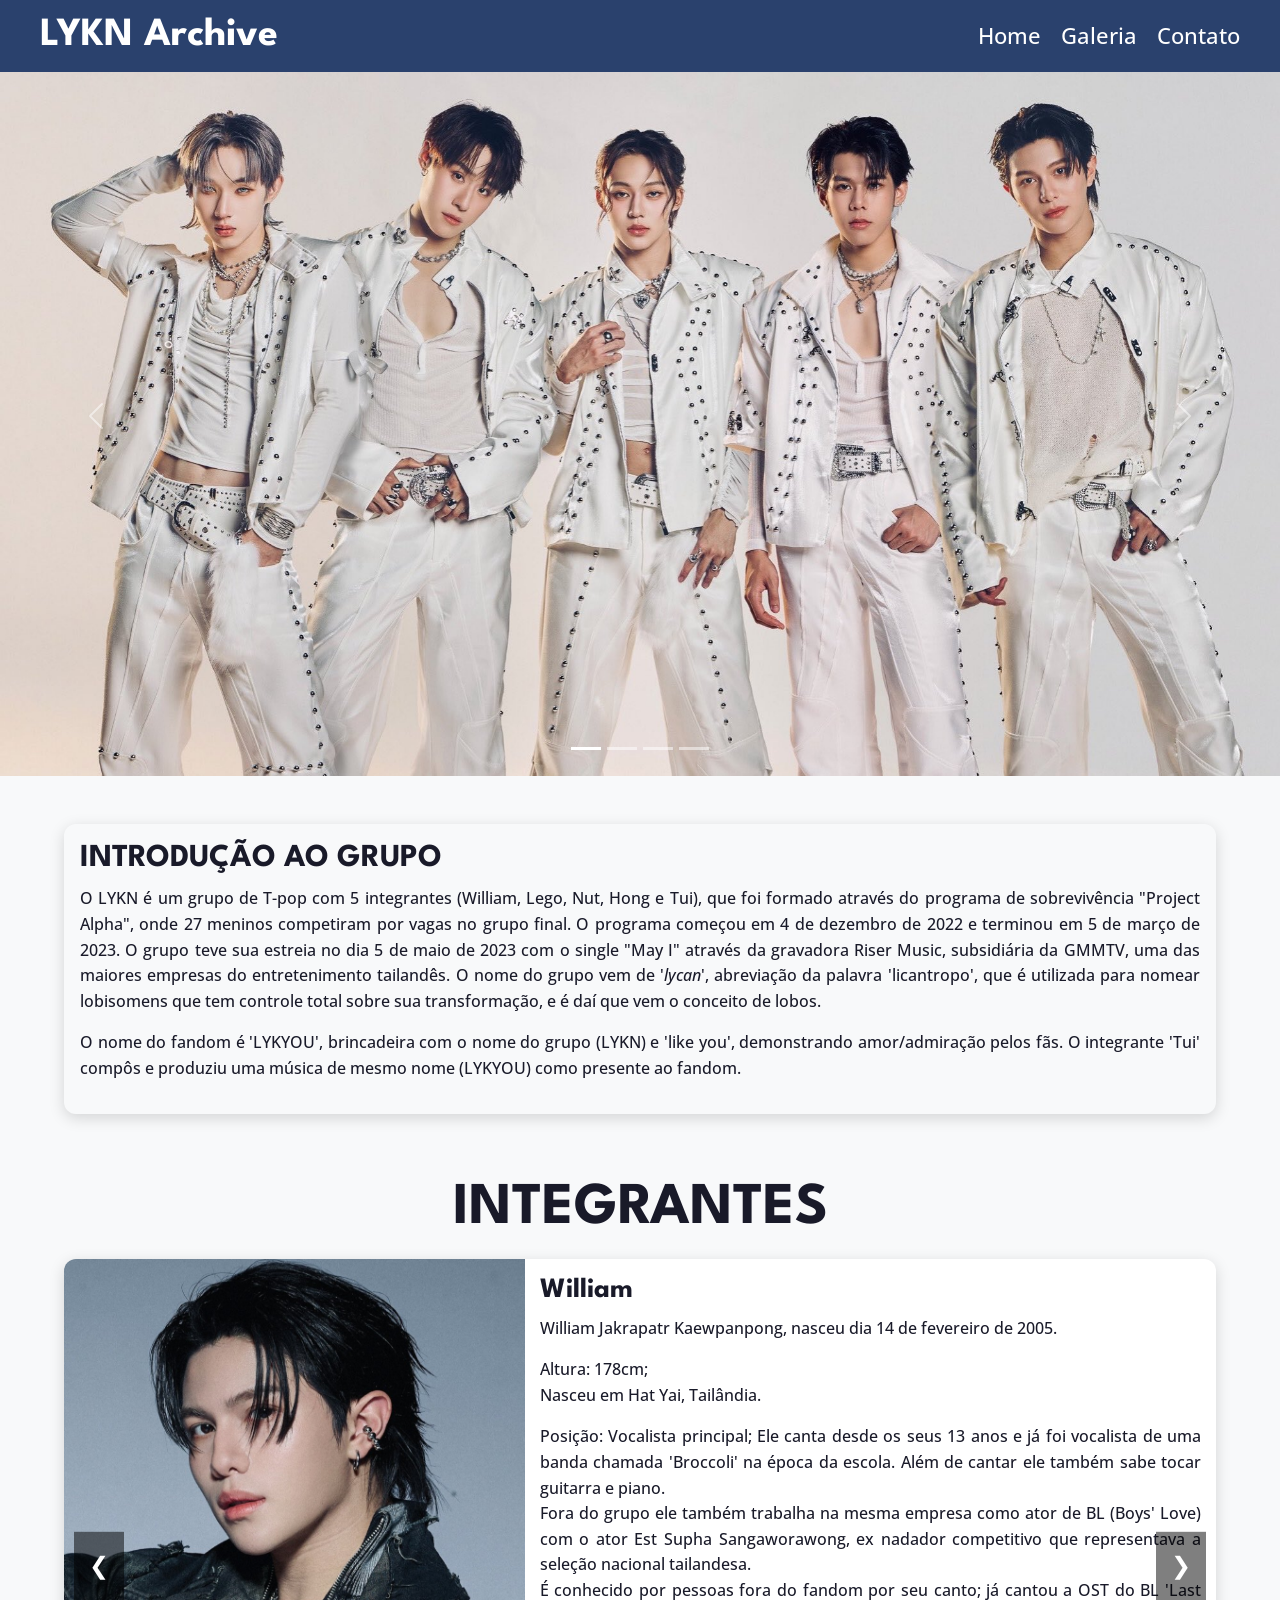
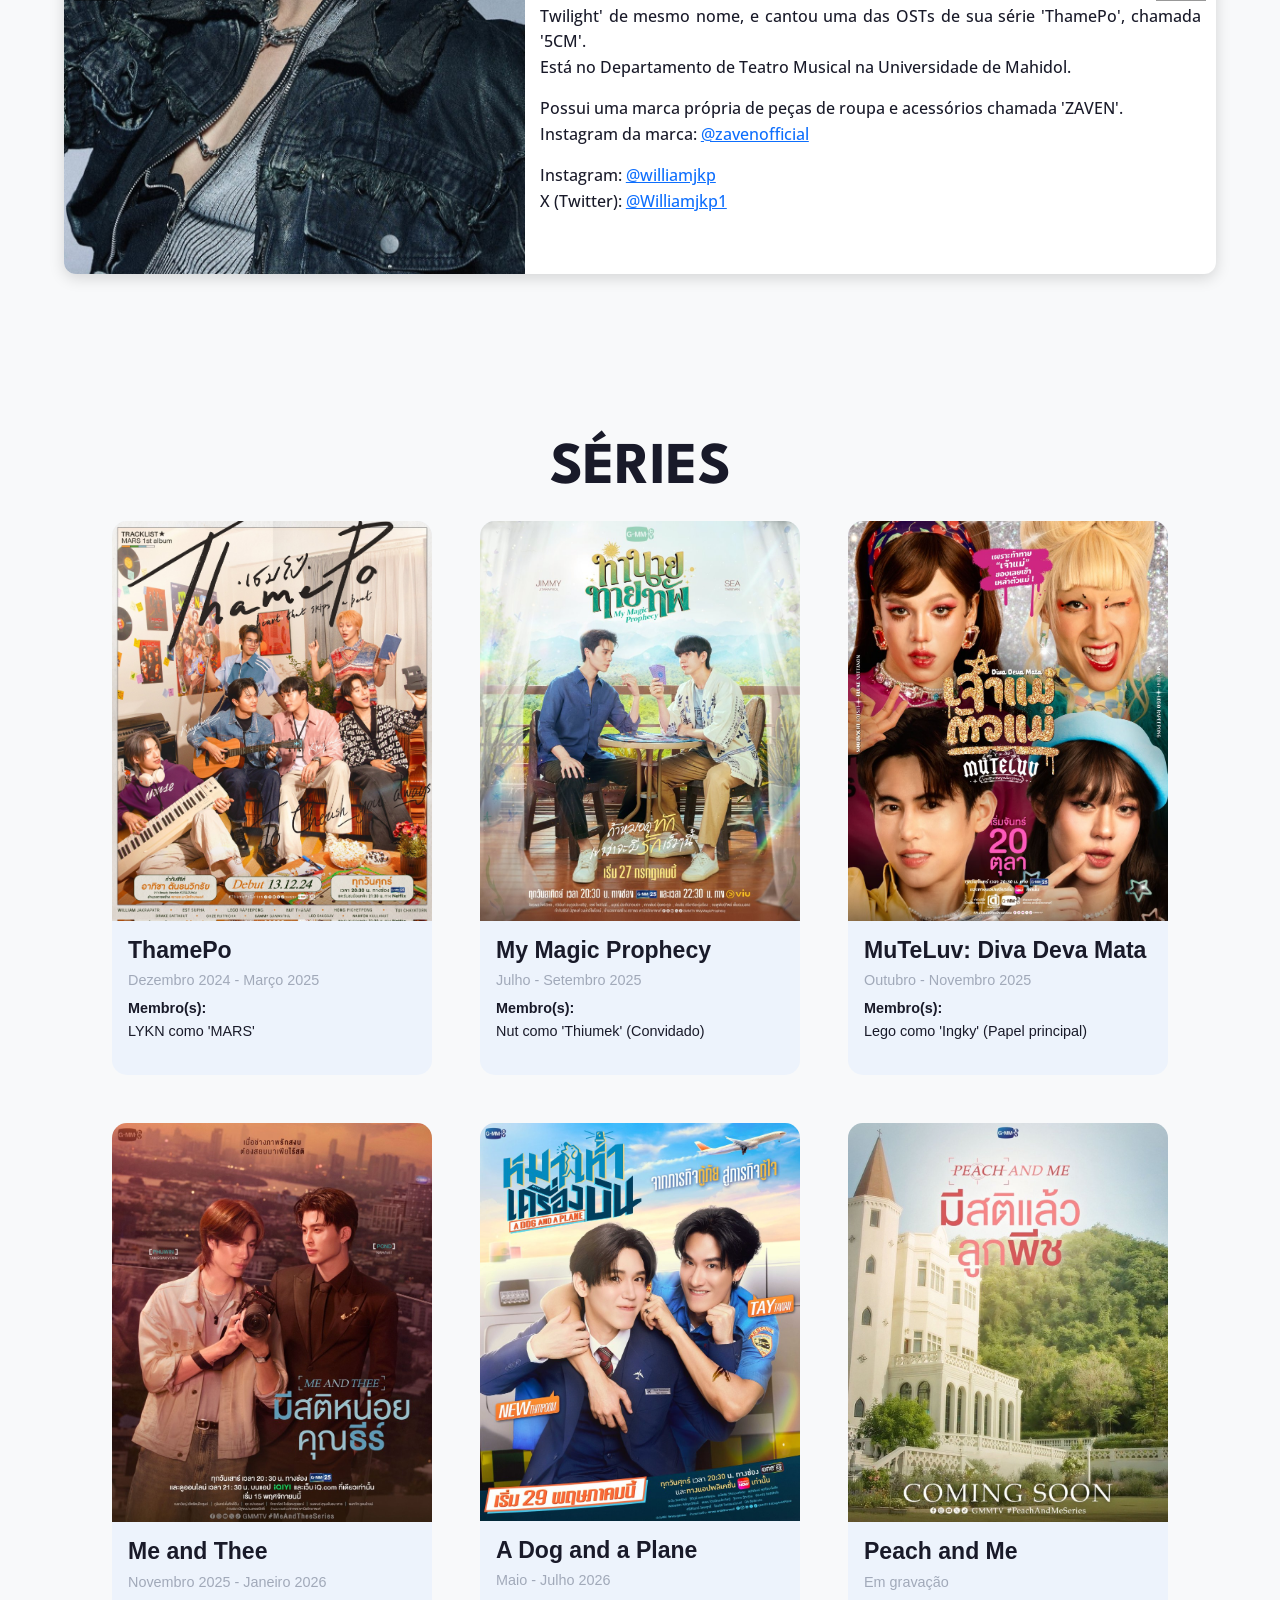
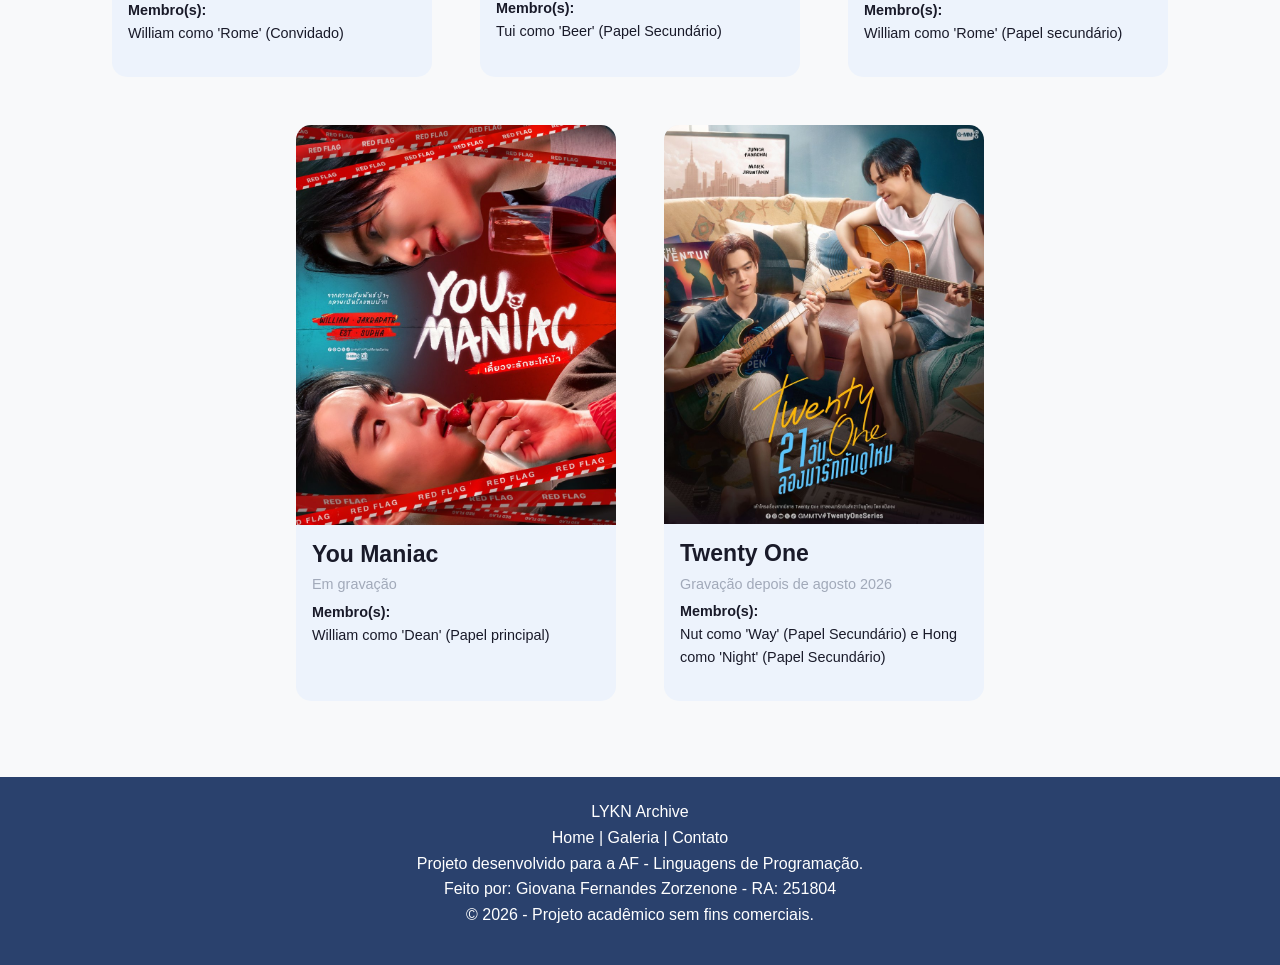
<file: index.html>
<!--
AF - Avaliação Final - Linguagens de Programação
Tema do Projeto: Site sobre o grupo de T-pop LYKN
Aluna: Giovana Fernandes Zorzenone - RA: 251804
Professor: Abimael de Oliveira
Data de entrega: 07/06
-->

<!DOCTYPE html>
<html lang="pt-br">

<head>
    <meta charset="UTF-8">
    <meta name="viewport" content="width=device-width, initial-scale=1.0">
    <title>LYKN Archive</title>
    <link href="https://cdn.jsdelivr.net/npm/bootstrap@5.3.3/dist/css/bootstrap.min.css" rel="stylesheet">
    <link rel="stylesheet" href="./css/style.css">
</head>

<body>
    <header class="menu">
        <h1 class="titulo-menu">LYKN Archive</h1>

        <button class="hamburger" id="hamburger">☰</button>
        <nav id="nav">
            <a href="index.html">Home</a>
            <a href="galeria.html">Galeria</a>
            <a href="contato.html">Contato</a>
        </nav>
    </header>

    <main>
        <!-- Imagem principal da 'Home' -->
        <section class="hero">
            <div id="carouselHome" class="carousel slide" data-bs-ride="carousel">
                <div class="carousel-indicators">
                    <button type="button" data-bs-target="#carouselHome" data-bs-slide-to="0" class="active"></button>
                    <button type="button" data-bs-target="#carouselHome" data-bs-slide-to="1"></button>
                    <button type="button" data-bs-target="#carouselHome" data-bs-slide-to="2"></button>
                    <button type="button" data-bs-target="#carouselHome" data-bs-slide-to="3"></button>
                </div>

                <div class="carousel-inner">
                    <div class="carousel-item active">
                        <img src="./img/banner-claro.jpg" class="d-block w-100" alt="LYKN">
                    </div>

                    <div class="carousel-item">
                        <img src="./img/banner-02.jpg" class="d-block w-100" alt="LYKN" loading="lazy">
                            <div class="carousel-caption d-none d-md-block">
                                <h2>The Guitar Mag Awards 2025</h2>
                                <p>Prêmio "Best Boy Group of The Year"</p>
                            </div>
                    </div>

                    <div class="carousel-item">
                        <img src="./img/banner-03.jpg" class="d-block w-100" alt="LYKN" loading="lazy"> 
                        <div class="carousel-caption d-none d-md-block">
                            <h2>HOWE Awards 2025</h2>
                            <p>Prêmio "Hotttest Artist"</p>
                        </div>
                    </div>

                    <div class="carousel-item">
                        <img src="./img/banner-04.jpg" class="d-block w-100" alt="LYKN" loading="lazy">
                        <div class="carousel-caption d-none d-md-block">
                            <h2>Komchadluek Awards 2026</h2>
                            <p>Prêmio "Best Male T-POP"</p>
                        </div>
                    </div>
                </div>

                <button class="carousel-control-prev" type="button" data-bs-target="#carouselHome" data-bs-slide="prev">
                    <span class="carousel-control-prev-icon"></span>
                </button>

                <button class="carousel-control-next" type="button" data-bs-target="#carouselHome" data-bs-slide="next">
                    <span class="carousel-control-next-icon"></span>
                </button>
            </div>
        </section>


        <!-- Uma breve introdução ao grupo, tema do site -->
        <section class="apresentacao">
            <div>
                <h2>INTRODUÇÃO AO GRUPO</h2>
                <p>
                    O LYKN é um grupo de T-pop com 5 integrantes (William, Lego, Nut, Hong e Tui), que foi formado através 
                    do programa de sobrevivência "Project Alpha", onde 27 meninos competiram por vagas no grupo final. 
                    O programa começou em 4 de dezembro de 2022 e terminou em 5 de março de 2023.
                    O grupo teve sua estreia no dia 5 de maio de 2023 com o single "May I" através da gravadora Riser
                    Music, subsidiária da GMMTV, uma das maiores empresas do entretenimento tailandês.
                    O nome do grupo vem de '<i>lycan</i>', abreviação da palavra 'licantropo', que é utilizada para nomear
                    lobisomens que tem controle total sobre sua transformação, e é daí que vem o conceito de lobos.
                </p>
                <p>
                    O nome do fandom é 'LYKYOU', brincadeira com o nome do grupo (LYKN) e 'like you', demonstrando amor/admiração 
                    pelos fãs. O integrante 'Tui' compôs e produziu uma música de mesmo nome (LYKYOU) como presente ao fandom.
                </p>
            </div>
        </section>

        <!-- Carrossel: Membros do grupo -->
        <section class="caixa-membros">
            <h2>INTEGRANTES</h2>
            <div class="carrossel-membros">

                <div class="slide-ativo">
                    
                    <div class="imagem">
                        <img src="./img/william.jpg" alt="William" loading="lazy">
                    </div>

                    <div class="texto">
                        <h3 id="nome-membros">William</h3>
                        <p>
                            William Jakrapatr Kaewpanpong, nasceu dia 14 de fevereiro de 2005.
                        </p>
                        <p>
                            Altura: 178cm;<br>Nasceu em Hat Yai, Tailândia.
                        </p>
                        <p>
                            Posição: Vocalista principal; Ele canta desde os seus 13 anos e já foi vocalista de uma
                            banda chamada 'Broccoli' na época da escola. Além de cantar ele também sabe tocar guitarra e piano. <br> 
                            Fora do grupo ele também trabalha na mesma empresa como ator de BL (Boys' Love) com o ator 
                            Est Supha Sangaworawong, ex nadador competitivo que representava a seleção nacional tailandesa. <br>
                            É conhecido por pessoas fora do fandom por seu canto; já cantou a OST do BL 'Last Twilight' de mesmo nome,
                            e cantou uma das OSTs de sua série 'ThamePo', chamada '5CM'. <br>
                            Está no Departamento de Teatro Musical na Universidade de Mahidol.
                        </p>
                        <p>
                            Possui uma marca própria de peças de roupa e acessórios chamada 'ZAVEN'. <br>
                            Instagram da marca: <a href="https://www.instagram.com/zavenofficial/">@zavenofficial</a>
                        </p>
                        <p>
                            Instagram: <a href="https://www.instagram.com/williamjkp">@williamjkp</a><br>X (Twitter): <a
                                href="https://x.com/Williamjkp1">@Williamjkp1</a>
                        </p>
                    </div>
                </div>

                <div class="slides">
                    <div class="imagem">
                        <img src="./img/lego.jpg" alt="Lego">
                    </div>

                    <div class="texto">
                        <h3 id="nome-membros">Lego</h3>
                        <p>
                            Lego Rapeepong Supatineekitdecha, nasceu dia 11 de fevereiro de 2006.
                        </p>
                        <p>
                            Altura: 168cm;<br>Nasceu em Nakhon Ratchasima, Tailândia.
                        </p>
                        <p>
                            Posição: Dançarino principal e membro mais novo;
                            Começou a dançar desde os 4 anos e antes de entrar no Project Alpha, aos 16 anos,
                            já participou de diversas competições de dança dentro e fora da Tailândia. <br>
                            Tem uma irmã mais velha chamada Lemon.
                        </p>
                        <p>
                            Recentemente, em fevereiro de 2026, ele passou pela ordenação temporária do budismo, chamado
                            <i>buat phra</i>, cumprindo a
                            promessa que havia feito à sua mãe de ordernar aos 20 anos, perceptível pelo comprimento do
                            seu cabelo atualmente.
                        </p>
                        <p>
                            Instagram: <a href="https://www.instagram.com/le_tsgo_eating/">@le_tsgo_eating</a><br>X
                            (Twitter): <a href="https://x.com/realxlg">@realxlg</a>
                        </p>
                    </div>
                </div>

                <div class="slides">
                    <div class="imagem">
                        <img src="./img/nut.jpg" alt="Nut">
                    </div>

                    <div class="texto">
                        <h3 id="nome-membros">Nut</h3>
                        <p>
                            Nut Thanat Danjesda, nasceu dia 20 de abril de 2003.
                        </p>
                        <p>
                            Altura: 178cm;<br>Nasceu na Tailândia, supõe-se que na cidade de Bangkok.
                        </p>
                        <p>
                            Posição: Dançarino e vocalista; Começou a dançar aos 16 anos,
                            fez parte de um grupo de dança cover chamado '<i>Monkey Kiss</i>' no ensino médio,
                            e começou a cantar com 18 para o Project Alpha. <br>
                            Tem um irmão mais velho chamado New. <br>
                            Se formou recentemente em Nanoengenharia na Universidade de Chulalongkorn.
                        </p>
                        <p>
                            Possui uma marca própria de camisetas chamada 'cays'. <br>
                            Instagram da marca: <a href="https://www.instagram.com/caysroom/">@caysroom</a>
                        </p>
                        <p>
                            Instagram: <a href="https://www.instagram.com/nnutdan/">@nnutdan</a><br>
                            IG secundário: <a href="https://www.instagram.com/beanslifeeee">@beanslifeeee</a><br>
                            X (Twitter): <a href="https://x.com/nnutdan">@nnutdan</a>
                        </p>
                    </div>
                </div>

                <div class="slides">
                    <div class="imagem">
                        <img src="./img/hong.jpg" alt="Hong">
                    </div>

                    <div class="texto">
                        <h3 id="nome-membros">Hong</h3>
                        <p>
                            Hong Pichetpong Chiradatesakunvong, nasceu dia 16 de outubro de 2003.
                        </p>
                        <p>
                            Altura: 178cm;<br>Nasceu na Tailândia, supõe-se que na cidade de Bangkok.
                        </p>
                        <p>
                            Posição: Rapper principal e dançarino; Começou a fazer rap apenas durante o Project Alpha,
                            já que a maioria dos competidores eram vocalistas, e chamou atenção dos jurados e da
                            audiência.
                            Assim como Nut também participou de um grupo de dança cover durante o ensino médio, chamado
                            '<i>TNT</i>'. <br>
                            Tem um irmão mais novo. <br>
                            Atualmente está cursando 'BAScii' (Bacharel em Artes e Ciência em Inovação Integrada) na Universidade de Chulalongkorn.
                        </p>
                        <p>
                            Instagram: <a href="https://www.instagram.com/hongshihoshi/">@hongshihoshi</a><br>
                            IG secundário: <a
                                href="https://www.instagram.com/introduction2youth">@introduction2youth</a><br>
                            X (Twitter): <a href="https://x.com/hongshihoshi03">@hongshihoshi03</a>
                        </p>
                    </div>
                </div>

                <div class="slides">
                    <div class="imagem">
                        <img src="./img/tui.jpg" alt="Tui">
                    </div>

                    <div class="texto">
                        <h3 id="nome-membros">Tui</h3>
                        <p>
                            Tui Chayatorn Trairattanapradit, nasceu dia 24 de março de 2004.
                        </p>
                        <p>
                            Altura: 175cm;<br>Nasceu em Bangkok, Tailândia.
                        </p>
                        <p>
                            Posição: Vocalista, produtor e compositor; Ele canta desde seus 6 anos,
                            e começou a dançar aos 15. Já ajudou a escrever diversas músicas do grupo e
                            possui duas onde compôs e produziu as músicas praticamente inteiras: 'LYKYOU' e 'If Only'.
                            Além disso, também é conhecido por suas habilidades de beatboxing, e sabe tocar bateria. <br>
                            Por ser um dos vocalistas principais do grupo também já cantou OSTs: 'From Now On' para 'Kidnap',
                            e 'Destined', abertura de 'ThamePo'. <br>
                            Atualmente está cursando 'COSCI' (Cinema e Mídias Digitais) na Universidade de Srinakharinwirot.
                        </p>
                        <p>
                            Possui uma marca própria de camisetas e acessórios chamada 'morthings'. <br>
                            Instagram da marca: <a href="https://www.instagram.com/morthingsofficial/">@morthingsofficial</a>
                        </p>
                        <p>
                            Instagram: <a href="https://www.instagram.com/m.tuiiii/">@m.tuiiii</a><br>
                            X (Twitter): <a href="https://x.com/TuiChayatorn">@TuiChayatorn</a>
                        </p>
                    </div>
                </div>
                <button class="anterior">&#10094;</button>
                <button class="proximo">&#10095;</button>
            </div>
        </section>

        <!-- Cards principais - Séries -->
        <section class="destaques">
            <h2>SÉRIES</h2>
            <div class="series-grid">
                <!-- 1 - ThamePo -->
                <div class="serie-card">
                    <a href="https://youtu.be/cSGe16e5iys?si=zsbRGWEH6PM1Ar7b"><img src="./img/thamepo.jpg" alt="ThamePo" loading="lazy"></a>

                    <div class="serie-info">
                        <h3>ThamePo</h3>
                        <p class="data">
                            Dezembro 2024 - Março 2025
                        </p>
                        <p>
                            <strong>Membro(s):</strong><br>
                            LYKN como 'MARS'
                        </p>
                    </div>
                </div>

                <!-- 2 - My Magic Prophecy -->
                <div class="serie-card">
                    <a href="https://youtu.be/vowe0tx6BZg?si=e8LhmQWJy2uj6z-U"><img src="./img/mymagicprophecy.jpg" alt="My Magic Prophecy" loading="lazy"></a>

                    <div class="serie-info">
                        <h3>My Magic Prophecy</h3>
                        <p class="data">
                            Julho - Setembro 2025
                        </p>
                        <p>
                            <strong>Membro(s):</strong><br>
                            Nut como 'Thiumek' (Convidado)
                        </p>
                    </div>
                </div>

                <!-- 3 - Muteluv -->
                <div class="serie-card">
                    <a href="https://youtu.be/3mS52Hp9o9w?si=OePnx_OzpNGdMCU9"><img src="./img/muteluv.jpg" alt="MuTeLuv: Diva Deva Mata" loading="lazy"></a>

                    <div class="serie-info">
                        <h3>MuTeLuv: Diva Deva Mata</h3>
                        <p class="data">
                            Outubro - Novembro 2025
                        </p>
                        <p>
                            <strong>Membro(s):</strong><br>
                            Lego como 'Ingky' (Papel principal)
                        </p>
                    </div>
                </div>

                <!-- 4 - Me and Thee -->
                <div class="serie-card">
                    <a href="https://youtu.be/PXqpISTPse8?si=a8OZ4JuUUFUmq6qS"><img src="./img/meandthee.jpg" alt="Me and Thee" loading="lazy"></a>

                    <div class="serie-info">
                        <h3>Me and Thee</h3>
                        <p class="data">
                            Novembro 2025 - Janeiro 2026
                        </p>
                        <p>
                            <strong>Membro(s):</strong><br>
                            William como 'Rome' (Convidado)
                        </p>
                    </div>
                </div>

                <!-- 5 - A Dog and a Plane -->
                <div class="serie-card">
                    <a href="https://youtu.be/6B7K-81A8-A?si=UypTYJLzrA2SuW2U"><img src="./img/adogandaplane.jpg" alt="A Dog and a Plane" loading="lazy"></a>

                    <div class="serie-info">
                        <h3>A Dog and a Plane</h3>
                        <p class="data">
                            Maio - Julho 2026
                        </p>
                        <p>
                            <strong>Membro(s):</strong><br>
                            Tui como 'Beer' (Papel Secundário)
                        </p>
                    </div>
                </div>

                <!-- 6 - Peach and Me -->
                <div class="serie-card">
                    <img src="./img/peachandme.jpg" alt="Peach and Me" loading="lazy">

                    <div class="serie-info">
                        <h3>Peach and Me</h3>
                        <p class="data">
                            Em gravação
                        </p>
                        <p>
                            <strong>Membro(s):</strong><br>
                            William como 'Rome' (Papel secundário)
                        </p>
                    </div>
                </div>

                <!-- 7 - You Maniac -->
                <div class="serie-card">
                    <a href="https://youtu.be/fFL2mStp0p0?si=WYmyHJvopw9lhHom"><img src="./img/youmaniac.jpg" alt="You Maniac" loading="lazy"></a>

                    <div class="serie-info">
                        <h3>You Maniac</h3>
                        <p class="data">
                            Em gravação
                        </p>
                        <p>
                            <strong>Membro(s):</strong><br>
                            William como 'Dean' (Papel principal)
                        </p>
                    </div>
                </div>

                <!-- 8 - Twenty One -->
                <div class="serie-card">
                    <a href="https://www.youtube.com/watch?v=kqiruuXSplM"><img src="./img/twentyone.jpg" alt="Twenty One" loading="lazy"></a>

                    <div class="serie-info">
                        <h3>Twenty One</h3>
                        <p class="data">
                            Gravação depois de agosto 2026
                        </p>
                        <p>
                            <strong>Membro(s):</strong><br>
                            Nut como 'Way' (Papel Secundário) e Hong como 'Night' (Papel Secundário)
                        </p>
                    </div>
                </div>

            </div>
        </section>

        <button id="btnTopo" class="btn-topo">↑</button>

    </main>

    <footer>
        <div class="rodape">
            <p>LYKN Archive</p>
            <p><a href="index.html">Home</a> | <a href="galeria.html">Galeria</a> | <a href="contato.html">Contato</a></p>
            <p>Projeto desenvolvido para a AF - Linguagens de Programação.</p>
            <p>Feito por: Giovana Fernandes Zorzenone - RA: 251804</p>
            <p>&copy; 2026 - Projeto acadêmico sem fins comerciais.</p>
        </div>
    </footer>

    <!-- JavaScript -->
    <script src="https://cdn.jsdelivr.net/npm/bootstrap@5.3.3/dist/js/bootstrap.bundle.min.js"></script>
    <script src="./js/script.js"></script>
</body>

</html>
</file>
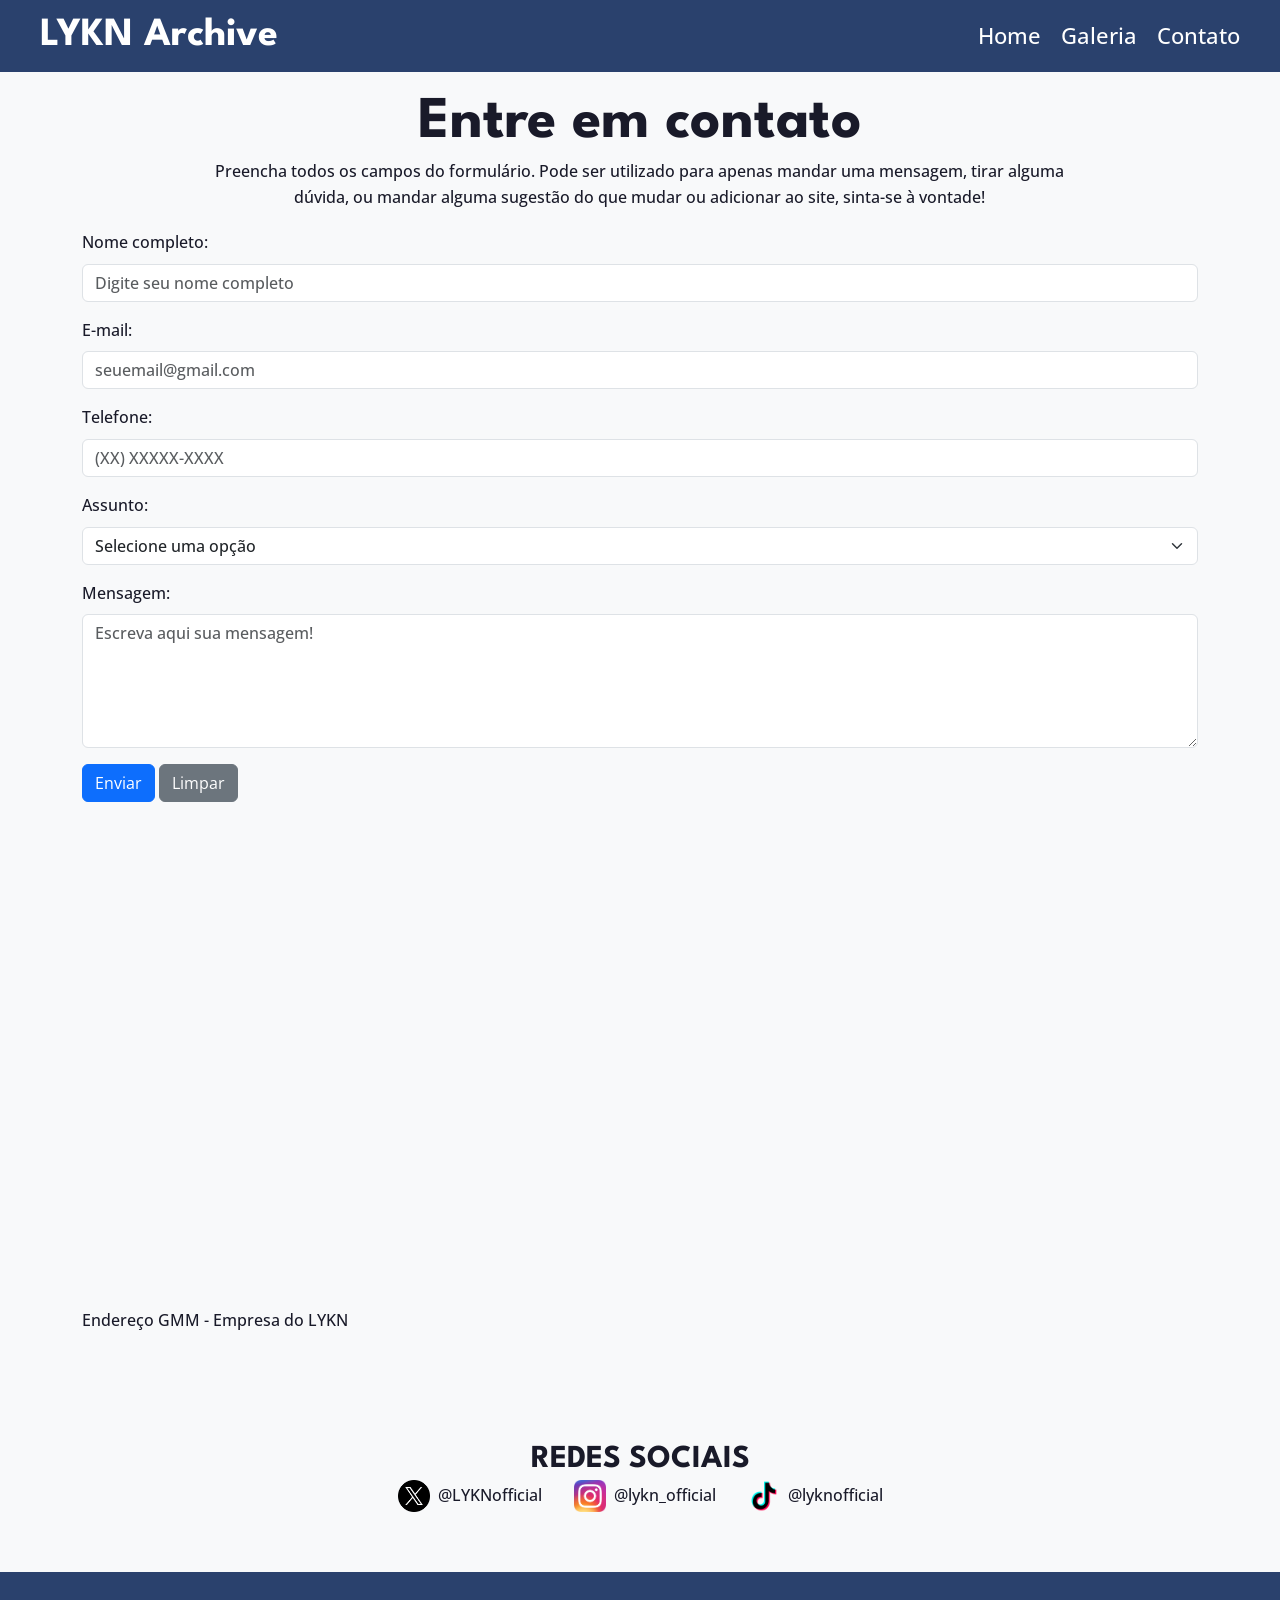
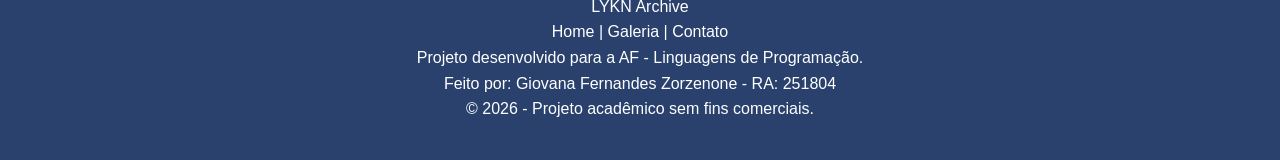
<file: contato.html>
<!--
AF - Avaliação Final - Linguagens de Programação
Tema do Projeto: Site sobre o grupo de T-pop LYKN
Aluna: Giovana Fernandes Zorzenone - RA: 251804
Professor: Abimael de Oliveira
Data de entrega: 07/06
-->

<!DOCTYPE html>
<html lang="pt-br">
<head>
    <meta charset="UTF-8">
    <meta name="viewport" content="width=device-width, initial-scale=1.0">
    <title>LYKN Archive</title>
    <link href="https://cdn.jsdelivr.net/npm/bootstrap@5.3.3/dist/css/bootstrap.min.css" rel="stylesheet">
    <link rel="stylesheet" href="./css/style.css">
</head>

<body>
    <header class="menu">
        <h1 class="titulo-menu">LYKN Archive</h1>

        <button class="hamburger" id="hamburger">☰</button>
        <nav id="nav">
            <a href="index.html">Home</a>
            <a href="galeria.html">Galeria</a>
            <a href="contato.html">Contato</a>
        </nav>
    </header>

    <main>
        <div class="container">
        <h2 id="titulo-contato">Entre em contato</h2>
            <p id="explicacao">
                Preencha todos os campos do formulário. Pode ser utilizado para apenas mandar
                uma mensagem, tirar alguma dúvida, ou mandar alguma sugestão do que mudar ou 
                adicionar ao site, sinta-se à vontade!
            </p>
        <form class="form-contato" action="#" method="post">
            <div class="mb-3">
                <label for="nome" class="form-label">Nome completo:</label>
                <input type="text" id="nome" name="nome" class="form-control" required placeholder="Digite seu nome completo">
            </div>

            <div class="mb-3">
                <label for="email" class="form-label">E-mail:</label>
                <input type="email" id="email" name="email" class="form-control" required placeholder="seuemail@gmail.com">
            </div>

            <div class="mb-3">
                <label for="telefone" class="form-label">Telefone:</label>
                <input type="tel" id="telefone" name="telefone" class="form-control" placeholder="(XX) XXXXX-XXXX">
            </div>

            <div class="mb-3">
                <label for="assunto" class="form-label">Assunto:</label>
                <select id="assunto" name="assunto" class="form-select" required>
                    <option value="">Selecione uma opção</option>
                    <option value="duvida">Dúvida</option>
                    <option value="orcamento">Sugestão</option>
                    <option value="parceria">Parceria</option>
                </select>
            </div>

            <div class="mb-3">
                <label for="mensagem" class="form-label">Mensagem:</label>
                <textarea id="mensagem" name="mensagem" class="form-control" rows="5" required placeholder="Escreva aqui sua mensagem!"></textarea>
            </div>

            <button type="submit" class="btn btn-primary">Enviar</button>
            <button type="reset" class="btn btn-secondary">Limpar</button>
        </form>
        </div>

        <div class="container" id="mapa">
            <iframe
                src="https://www.google.com/maps/embed?pb=!1m14!1m8!1m3!1d1937.7882679117852!2d100.5640425!3d13.7440687!3m2!1i1024!2i768!4f13.1!3m3!1m2!1s0x30e29fa9fa8577f5%3A0xd79928fa092e61e2!2sGMM%20Grammy%20Place%20Building!5e0!3m2!1spt-BR!2sbr!4v1780622567764!5m2!1spt-BR!2sbr"
                width="100%" height="450" style="border:0;" allowfullscreen="" loading="lazy"
                referrerpolicy="no-referrer-when-downgrade">
            </iframe>
                <p id="desc-mapa">Endereço GMM - Empresa do LYKN</p>
            </div>

            <section class="sociais">
                <h2 class="titulo-sociais">REDES SOCIAIS</h2>

                <div class="sociais-links">
                    <div class="social">
                        <img src="./img/x-icone.png" alt="Logo X">
                        <a href="https://x.com/LYKNofficial">@LYKNofficial</a>
                    </div>
                    <div class="social">
                        <img src="./img/instagram-icone.png" alt="Logo Instagram">
                        <a href="https://www.instagram.com/lykn_official/">@lykn_official</a>
                    </div>
                    <div class="social">
                        <img src="./img/tiktok-icone.png" alt="Logo Tiktok">
                        <a href="https://www.tiktok.com/@lyknofficial">@lyknofficial</a>
                    </div>
                </div>
            </section>

            <button id="btnTopo" class="btn-topo">↑</button>

    </main>

    <footer>
        <div class="rodape">
            <p>LYKN Archive</p>
            <p><a href="index.html">Home</a> | <a href="galeria.html">Galeria</a> | <a href="contato.html">Contato</a></p>
            <p>Projeto desenvolvido para a AF - Linguagens de Programação.</p>
            <p>Feito por: Giovana Fernandes Zorzenone - RA: 251804</p>
            <p>&copy; 2026 - Projeto acadêmico sem fins comerciais.</p>
        </div>
    </footer>

    <!-- JavaScript -->
    <script src="https://cdn.jsdelivr.net/npm/bootstrap@5.3.3/dist/js/bootstrap.bundle.min.js"></script>
    <script src="./js/script.js"></script>
</body>

</html>
</file>
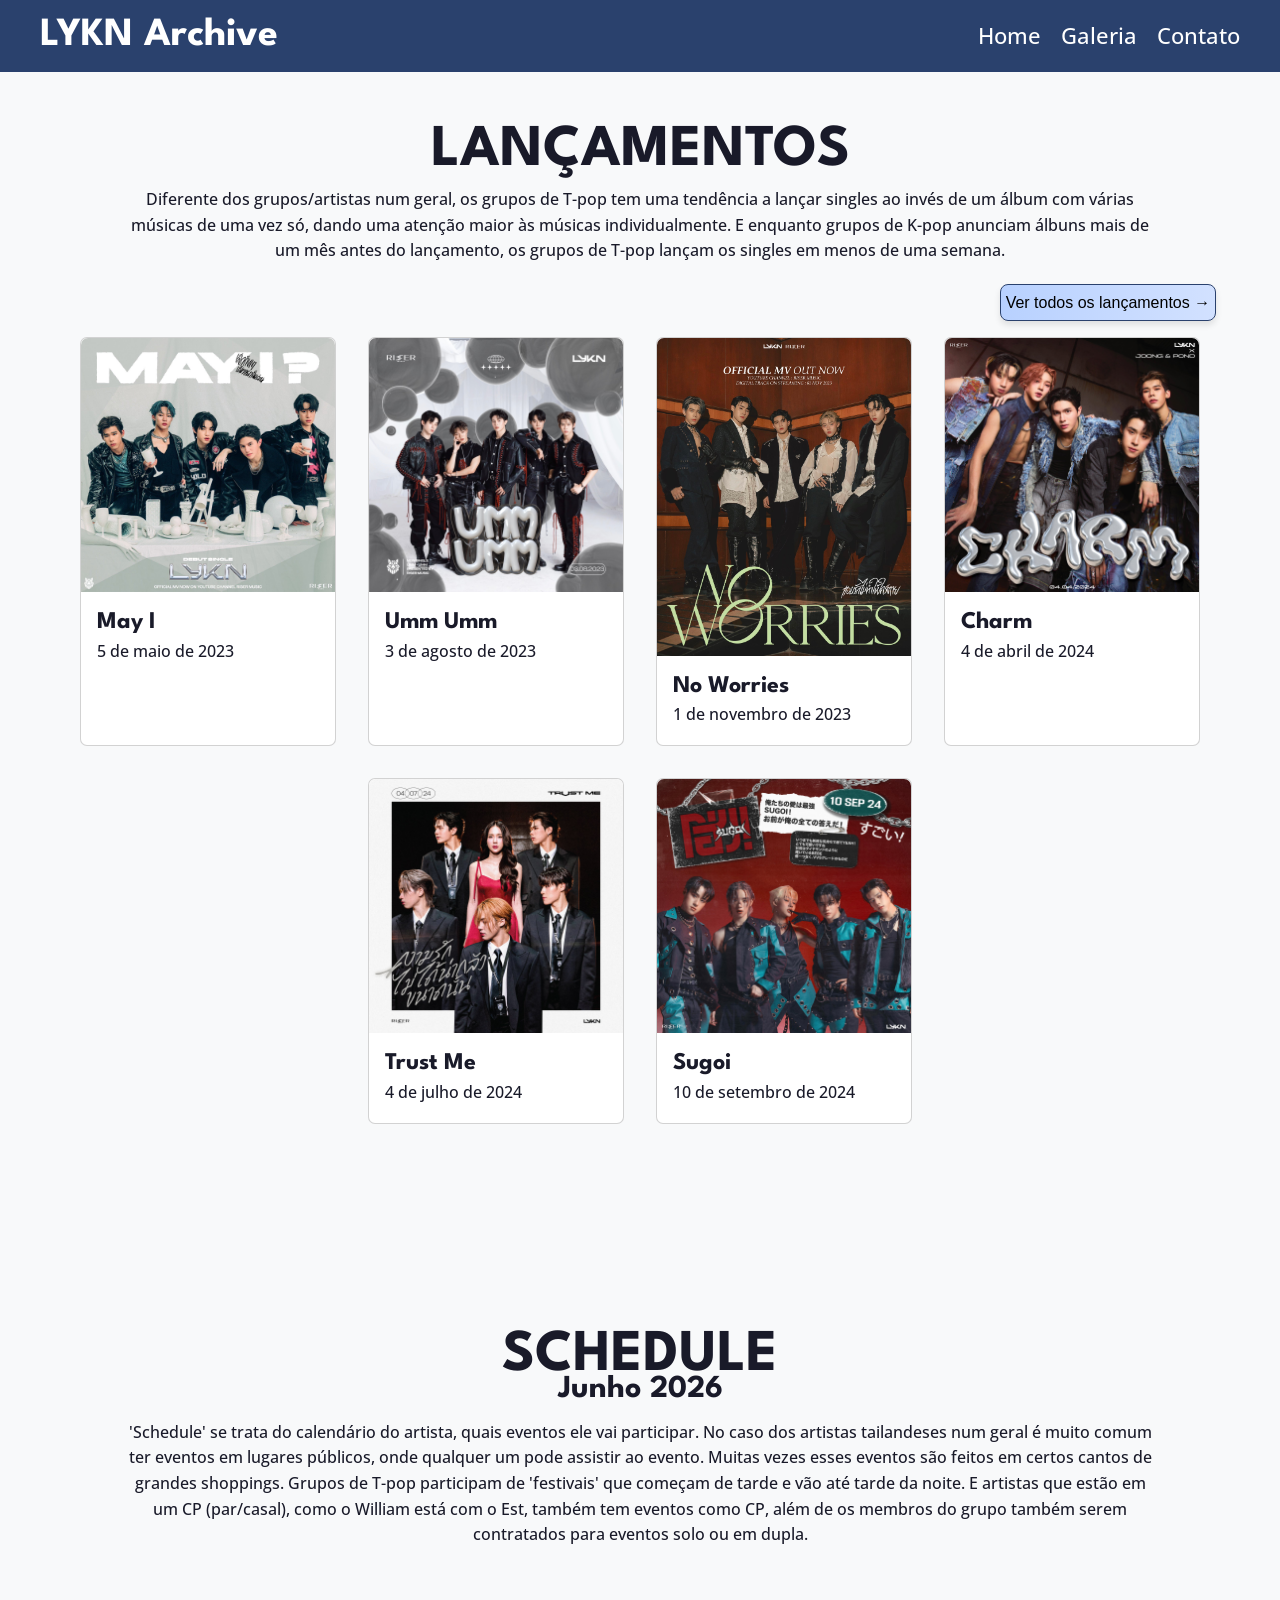
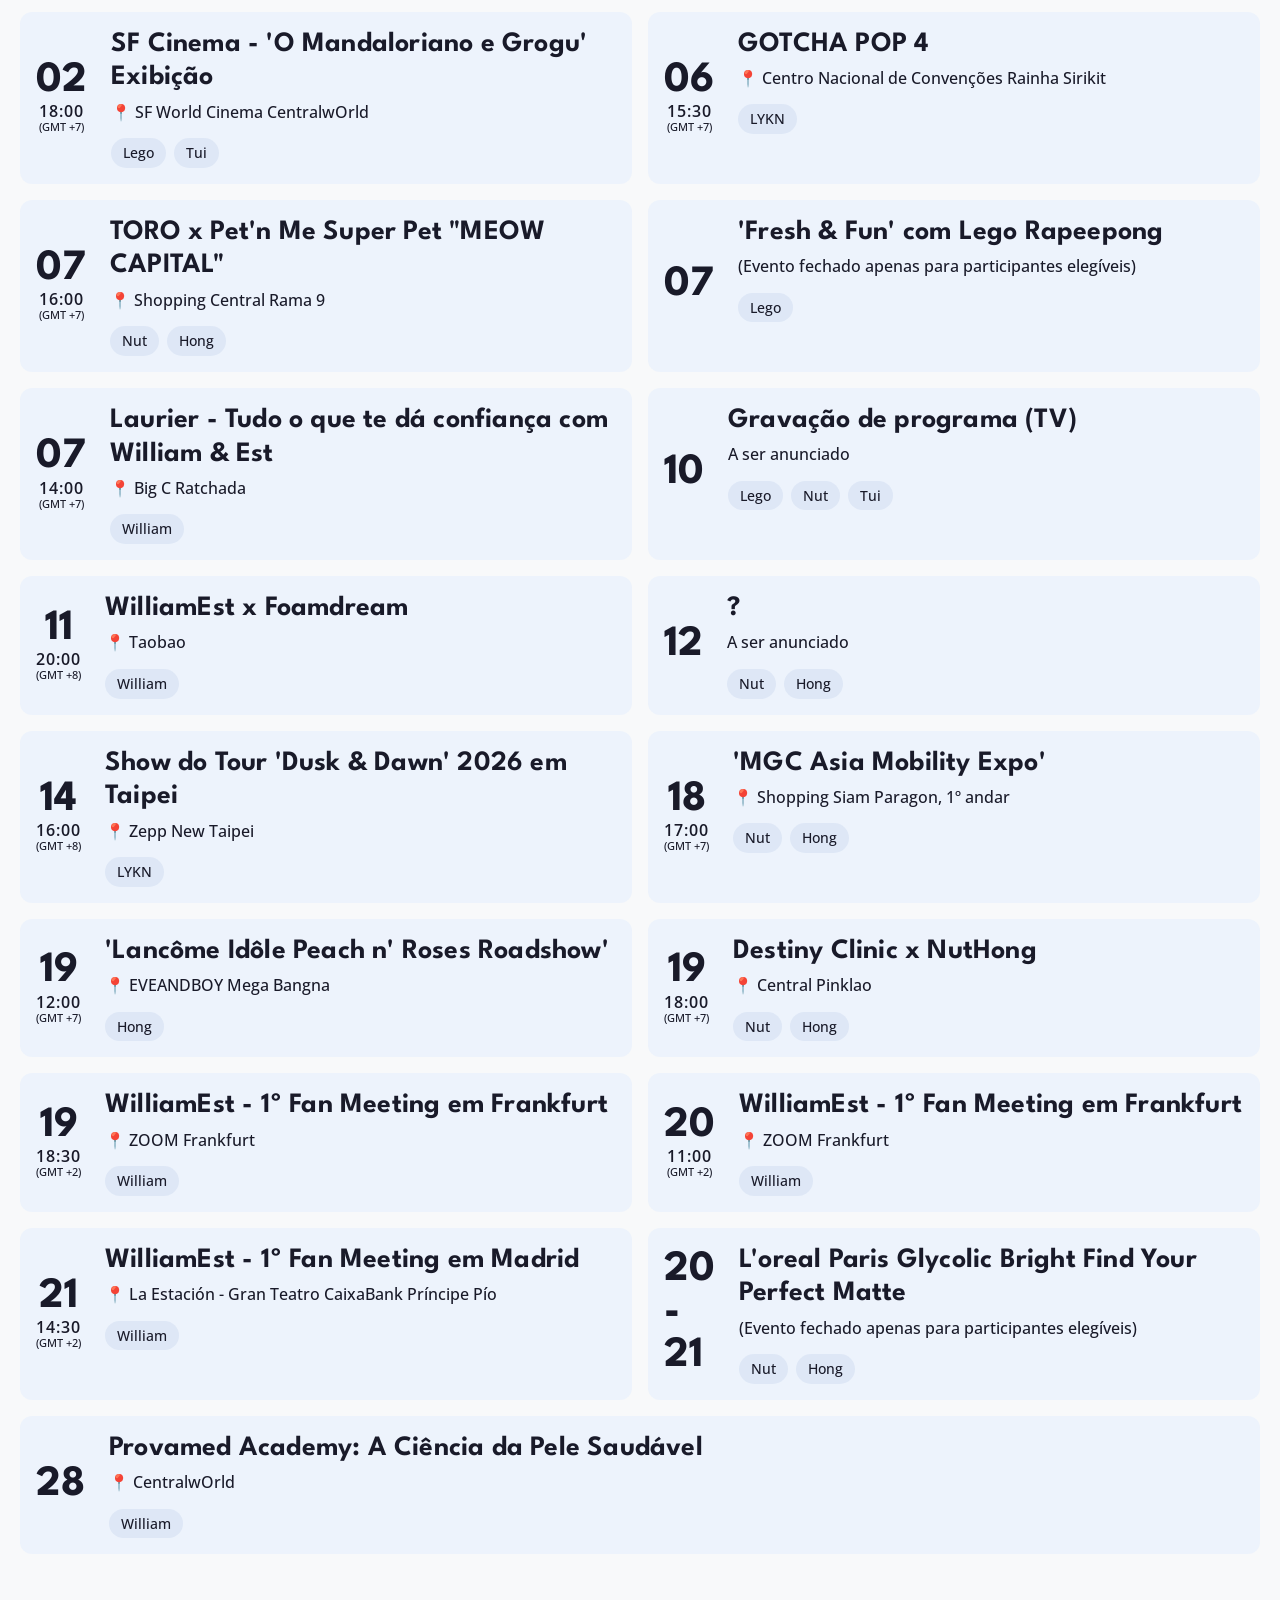
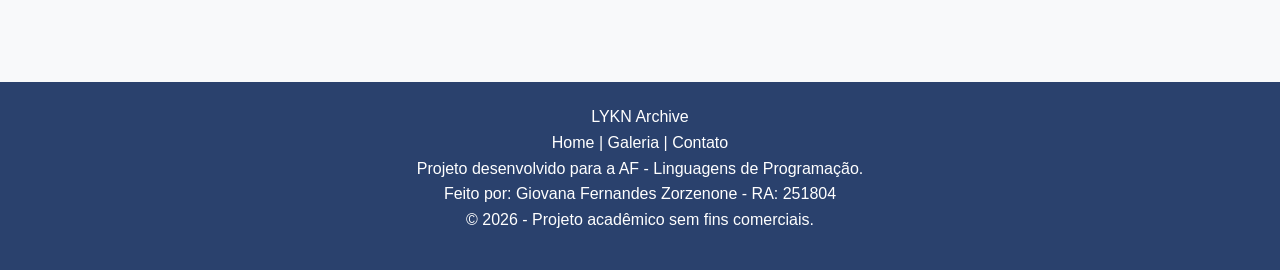
<file: galeria.html>
<!--
AF - Avaliação Final - Linguagens de Programação
Tema do Projeto: Site sobre o grupo de T-pop LYKN
Aluna: Giovana Fernandes Zorzenone - RA: 251804
Professor: Abimael de Oliveira
Data de entrega: 07/06
-->

<!DOCTYPE html>
<html lang="pt-br">

<head>
    <meta charset="UTF-8">
    <meta name="viewport" content="width=device-width, initial-scale=1.0">
    <title>LYKN Archive</title>
    <link href="https://cdn.jsdelivr.net/npm/bootstrap@5.3.3/dist/css/bootstrap.min.css" rel="stylesheet">
    <link rel="stylesheet" href="./css/style.css">
</head>

<body>
    <header class="menu">
        <h1 class="titulo-menu">LYKN Archive</h1>

        <button class="hamburger" id="hamburger">☰</button>
        <nav id="nav">
            <a href="index.html">Home</a>
            <a href="galeria.html">Galeria</a>
            <a href="contato.html">Contato</a>
        </nav>
    </header>

    <main>
        <section class="lancamentos">
            <div class="titulo-lancamentos">
                <h2>LANÇAMENTOS</h2>
            <div>
                <p id="explicacao">
                    Diferente dos grupos/artistas num geral, os grupos de T-pop tem uma
                    tendência a lançar singles ao invés de um álbum com várias músicas de uma vez só,
                    dando uma atenção maior às músicas individualmente.
                    E enquanto grupos de K-pop anunciam álbuns mais de um mês antes do lançamento, os
                    grupos de T-pop lançam os singles em menos de uma semana.
                </p>
            </div>
                <button id="toggleLancamentos">Ver todos os lançamentos →</button>
            </div>
                
            <div class="poster-grid">
                <!-- 1 - May I -->
                <article class="card comeback-card" data-bs-toggle="modal" data-bs-target="#mayiModal">
                    <img src="./img/comebacks/may-i.jpg" alt="Grupo">
                    <div class="card-body">
                        <h5 class="card-title">May I</h5>
                        <p class="card-text">5 de maio de 2023</p>
                    </div>
                </article>

                <!-- 2 - Umm Umm -->
                <article class="card comeback-card" data-bs-toggle="modal" data-bs-target="#ummummModal">
                    <img src="./img/comebacks/umm-umm.jpg" class="card-img-top" alt="May I">
                    <div class="card-body">
                        <h5 class="card-title">Umm Umm</h5>
                        <p class="card-text">3 de agosto de 2023</p>
                    </div>
                </article>

                <!-- 3 - No Worries -->
                <article class="card comeback-card" data-bs-toggle="modal" data-bs-target="#noworriesModal">
                    <img src="./img/comebacks/no-worries.jpg" class="card-img-top" alt="May I">
                    <div class="card-body">
                        <h5 class="card-title">No Worries</h5>
                        <p class="card-text">1 de novembro de 2023</p>
                    </div>
                </article>

                <!-- 4 - Charm -->
                <article class="card comeback-card" data-bs-toggle="modal" data-bs-target="#charmModal">
                    <img src="./img/comebacks/charm.jpg" class="card-img-top" alt="Charm">
                    <div class="card-body">
                        <h5 class="card-title">Charm</h5>
                        <p class="card-text">4 de abril de 2024</p>
                    </div>
                </article>

                <!-- 5 - Trust Me -->
                <article class="card comeback-card" data-bs-toggle="modal" data-bs-target="#trustmeModal">
                    <img src="./img/comebacks/trust-me.jpg" class="card-img-top" alt="Trust Me">
                    <div class="card-body">
                        <h5 class="card-title">Trust Me</h5>
                        <p class="card-text">4 de julho de 2024</p>
                    </div>
                </article>

                <!-- 6 - Sugoi -->
                <article class="card comeback-card" data-bs-toggle="modal" data-bs-target="#sugoiModal">
                    <img src="./img/comebacks/sugoi.jpg" class="card-img-top" alt="Sugoi">
                    <div class="card-body">
                        <h5 class="card-title">Sugoi</h5>
                        <p class="card-text">10 de setembro de 2024</p>
                    </div>
                </article>

                <!-- 7 - Trick or Treat -->
                <article class="card comeback-card oculto" data-bs-toggle="modal" data-bs-target="#trickortreatModal">
                    <img src="./img/comebacks/trick-or-treat.jpg" class="card-img-top" alt="Trick or Treat">
                    <div class="card-body">
                        <h5 class="card-title">Trick or Treat</h5>
                        <p class="card-text">29 de outubro de 2024</p>
                    </div>
                </article>

                <!-- 8 - LYKYOU -->
                <article class="card comeback-card oculto" data-bs-toggle="modal" data-bs-target="#lykyouModal">
                    <img src="./img/comebacks/lykyou.jpg" class="card-img-top" alt="LYKYOU">
                    <div class="card-body">
                        <h5 class="card-title">LYKYOU</h5>
                        <p class="card-text">4 de dezembro de 2024</p>
                    </div>
                </article>

                <!-- 9 - First Sight -->
                <article class="card comeback-card oculto" data-bs-toggle="modal" data-bs-target="#firstsightModal">
                    <img src="./img/comebacks/first-sight.jpg" class="card-img-top" alt="First Sight">
                    <div class="card-body">
                        <h5 class="card-title">First Sight</h5>
                        <p class="card-text">14 de maio de 2025</p>
                    </div>
                </article>

                <!-- 10 - Drip -->
                <article class="card comeback-card oculto" data-bs-toggle="modal" data-bs-target="#dripModal">
                    <img src="./img/comebacks/drip.jpg" class="card-img-top" alt="Drip">
                    <div class="card-body">
                        <h5 class="card-title">Drip</h5>
                        <p class="card-text">4 de julho de 2025</p>
                    </div>
                </article>

                <!-- 11 - Foreground -->
                <article class="card comeback-card oculto" data-bs-toggle="modal" data-bs-target="#foregroundModal">
                    <img src="./img/comebacks/foreground.jpg" class="card-img-top" alt="Foreground">
                    <div class="card-body">
                        <h5 class="card-title">Foreground</h5>
                        <p class="card-text">27 de agosto de 2025</p>
                    </div>
                </article>

                <!-- 12 - Feel Like Me -->
                <article class="card comeback-card oculto" data-bs-toggle="modal" data-bs-target="#feellikemeModal">
                    <img src="./img/comebacks/feel-like-me.jpg" class="card-img-top" alt="Feel Like Me">
                    <div class="card-body">
                        <h5 class="card-title">Feel Like Me</h5>
                        <p class="card-text">14 de outubro de 2025</p>
                    </div>
                </article>

                <!-- 13 - No Way -->
                <article class="card comeback-card oculto" data-bs-toggle="modal" data-bs-target="#nowayModal">
                    <img src="./img/comebacks/no-way.jpg" class="card-img-top" alt="No Way">
                    <div class="card-body">
                        <h5 class="card-title">No Way</h5>
                        <p class="card-text">10 de fevereiro de 2026</p>
                    </div>
                </article>

                <!-- 14 - Let's Go -->
                <article class="card comeback-card oculto oculto" data-bs-toggle="modal" data-bs-target="#letsgoModal">
                    <img src="./img/comebacks/lets-go-01.jpg" class="card-img-top" alt="Let's Go">
                    <div class="card-body">
                        <h5 class="card-title">Let's Go</h5>
                        <p class="card-text">7 de abril de 2026</p>
                    </div>
                </article>

                <!-- 15 - If Only -->
                <article class="card comeback-card oculto" data-bs-toggle="modal" data-bs-target="#ifonlyModal">
                    <img src="./img/comebacks/if-only.jpg" class="card-img-top" alt="If Only">
                    <div class="card-body">
                        <h5 class="card-title">If Only</h5>
                        <p class="card-text">23 de abril de 2026</p>
                    </div>
                </article>

                <!-- 16 - You Shine I Choose -->
                <article class="card comeback-card oculto" data-bs-toggle="modal"
                    data-bs-target="#youshineichooseModal">
                    <img src="./img/comebacks/you-shine-i-choose.jpg" class="card-img-top" alt="You Shine I Choose">
                    <div class="card-body">
                        <h5 class="card-title">You Shine I Choose</h5>
                        <p class="card-text">15 de maio de 2026</p>
                    </div>
                </article>

            </div>
        </section>

        <!-- Modal - Bootstrap -->
            <!-- 1 - May I -->
            <div class="modal fade" id="mayiModal" tabindex="-1">
                <div class="modal-dialog modal-xl">
                    <div class="modal-content">

                        <div class="modal-header">
                            <h2 class="modal-title">May I</h2>
                            <button type="button" class="btn-close" data-bs-dismiss="modal">
                            </button>
                        </div>

                        <div class="modal-body">
                            <!-- Esse video parece não funcionar na Incorporação -->
                            <iframe src="https://www.youtube.com/embed/eH7nqC19Sqg?si=EleHr4ybaf8Ez9o8" title="May I"
                                referrerpolicy="strict-origin-when-cross-origin" allowfullscreen loading="lazy">
                            </iframe>

                            <div class="individual-grid">
                                <img src="./img/comebacks/may-i-william.jpg" alt="William" loading="lazy">
                                <img src="./img/comebacks/may-i-lego.jpg" alt="Lego" loading="lazy">
                                <img src="./img/comebacks/may-i-nut.jpg" alt="Nut" loading="lazy">
                                <img src="./img/comebacks/may-i-hong.jpg" alt="Hong" loading="lazy">
                                <img src="./img/comebacks/may-i-tui.jpg" alt="Tui" loading="lazy">
                            </div>
                        </div>
                    </div>
                </div>
            </div>

            <!-- 2 - Umm Umm -->
            <div class="modal fade" id="ummummModal" tabindex="-1">
                <div class="modal-dialog modal-xl">
                    <div class="modal-content">

                        <div class="modal-header">
                            <h2 class="modal-title">Umm Umm</h2>
                            <button type="button" class="btn-close" data-bs-dismiss="modal">
                            </button>
                        </div>

                        <div class="modal-body">
                            <iframe src="https://www.youtube.com/embed/3B6uubvCtTA?si=fmDexe_DZIUF2cSy" title="Umm Umm"
                                referrerpolicy="strict-origin-when-cross-origin" allowfullscreen loading="lazy">
                            </iframe>

                            <div class="individual-grid">
                                <img src="./img/comebacks/umm-umm-william.jpg" alt="William" loading="lazy">
                                <img src="./img/comebacks/umm-umm-lego.jpg" alt="Lego" loading="lazy">
                                <img src="./img/comebacks/umm-umm-nut.jpg" alt="Nut" loading="lazy">
                                <img src="./img/comebacks/umm-umm-hong.jpg" alt="Hong" loading="lazy">
                                <img src="./img/comebacks/umm-umm-tui.jpg" alt="Tui" loading="lazy">
                            </div>
                        </div>
                    </div>
                </div>
            </div>

            <!-- 3 - No Worries -->
            <div class="modal fade" id="noworriesModal" tabindex="-1">
                <div class="modal-dialog modal-xl">
                    <div class="modal-content">

                        <div class="modal-header">
                            <h2 class="modal-title">No Worries</h2>
                            <button type="button" class="btn-close" data-bs-dismiss="modal">
                            </button>
                        </div>

                        <div class="modal-body">
                            <iframe src="https://www.youtube.com/embed/ZlStESuBMhE?si=Ey3YeiE98VYaFyvC"
                                title="No Worries" referrerpolicy="strict-origin-when-cross-origin" allowfullscreen
                                loading="lazy">
                            </iframe>

                            <div class="individual-grid">
                                <img src="./img/comebacks/no-worries-william.jpg" alt="William" loading="lazy">
                                <img src="./img/comebacks/no-worries-lego.jpg" alt="Lego" loading="lazy">
                                <img src="./img/comebacks/no-worries-nut.jpg" alt="Nut" loading="lazy">
                                <img src="./img/comebacks/no-worries-hong.jpg" alt="Hong" loading="lazy">
                                <img src="./img/comebacks/no-worries-tui.jpg" alt="Tui" loading="lazy">
                            </div>
                        </div>
                    </div>
                </div>
            </div>

            <!-- 4 - Charm -->
            <div class="modal fade" id="charmModal" tabindex="-1">
                <div class="modal-dialog modal-xl">
                    <div class="modal-content">

                        <div class="modal-header">
                            <h2 class="modal-title">Charm</h2>
                            <button type="button" class="btn-close" data-bs-dismiss="modal">
                            </button>
                        </div>

                        <div class="modal-body">
                            <iframe src="https://www.youtube.com/embed/EZ7AO_G0MkE?si=funpHl-cMOWPXjnH" title="Charm"
                                referrerpolicy="strict-origin-when-cross-origin" allowfullscreen loading="lazy">
                            </iframe>

                            <div class="individual-grid">
                                <img src="./img/comebacks/charm-william.jpg" alt="William" loading="lazy">
                                <img src="./img/comebacks/charm-lego.jpg" alt="Lego" loading="lazy">
                                <img src="./img/comebacks/charm-nut.jpg" alt="Nut" loading="lazy">
                                <img src="./img/comebacks/charm-hong.jpg" alt="Hong" loading="lazy">
                                <img src="./img/comebacks/charm-tui.jpg" alt="Tui" loading="lazy">
                            </div>
                        </div>
                    </div>
                </div>
            </div>

            <!-- 5 - Trust Me -->
            <div class="modal fade" id="trustmeModal" tabindex="-1">
                <div class="modal-dialog modal-xl">
                    <div class="modal-content">

                        <div class="modal-header">
                            <h2 class="modal-title">Trust Me</h2>
                            <button type="button" class="btn-close" data-bs-dismiss="modal">
                            </button>
                        </div>

                        <div class="modal-body">
                            <iframe src="https://www.youtube.com/embed/9np-lAtCRpQ?si=LGMvasT71QWD5TXB" title="Trust Me"
                                referrerpolicy="strict-origin-when-cross-origin" allowfullscreen loading="lazy">
                            </iframe>

                            <div class="individual-grid">
                                <img src="./img/comebacks/trust-me-william.jpg" alt="William" loading="lazy">
                                <img src="./img/comebacks/trust-me-lego.jpg" alt="Lego" loading="lazy">
                                <img src="./img/comebacks/trust-me-nut.jpg" alt="Nut" loading="lazy">
                                <img src="./img/comebacks/trust-me-hong.jpg" alt="Hong" loading="lazy">
                                <img src="./img/comebacks/trust-me-tui.jpg" alt="Tui" loading="lazy">
                            </div>
                        </div>
                    </div>
                </div>
            </div>

            <!-- 6 -Sugoi -->
            <div class="modal fade" id="sugoiModal" tabindex="-1">
                <div class="modal-dialog modal-xl">
                    <div class="modal-content">

                        <div class="modal-header">
                            <h2 class="modal-title">Sugoi</h2>
                            <button type="button" class="btn-close" data-bs-dismiss="modal">
                            </button>
                        </div>

                        <div class="modal-body">
                            <iframe src="https://www.youtube.com/embed/nFp4zjAARFs?si=dIu1QDRsCLZHE0g_" title="Sugoi"
                                referrerpolicy="strict-origin-when-cross-origin" allowfullscreen loading="lazy">
                            </iframe>

                            <div class="individual-grid">
                                <img src="./img/comebacks/sugoi-william.jpg" alt="William" loading="lazy">
                                <img src="./img/comebacks/sugoi-lego.jpg" alt="Lego" loading="lazy">
                                <img src="./img/comebacks/sugoi-nut.jpg" alt="Nut" loading="lazy">
                                <img src="./img/comebacks/sugoi-hong.jpg" alt="Hong" loading="lazy">
                                <img src="./img/comebacks/sugoi-tui.jpg" alt="Tui" loading="lazy">
                            </div>
                        </div>
                    </div>
                </div>
            </div>

            <!-- 7 - Trick or Treat -->
            <div class="modal fade" id="trickortreatModal" tabindex="-1">
                <div class="modal-dialog modal-xl">
                    <div class="modal-content">

                        <div class="modal-header">
                            <h2 class="modal-title">Trick or Treat</h2>
                            <button type="button" class="btn-close" data-bs-dismiss="modal">
                            </button>
                        </div>

                        <div class="modal-body">
                            <iframe src="https://www.youtube.com/embed/b0V35uxCnmY?si=ZlXkjSeyB3ZtOJQC"
                                title="Trick or Treat" referrerpolicy="strict-origin-when-cross-origin" allowfullscreen
                                loading="lazy">
                            </iframe>

                            <div class="individual-grid">
                                <img src="./img/comebacks/trick-or-treat-william.jpg" alt="William" loading="lazy">
                                <img src="./img/comebacks/trick-or-treat-lego.jpg" alt="Lego" loading="lazy">
                                <img src="./img/comebacks/trick-or-treat-nut.jpg" alt="Nut" loading="lazy">
                                <img src="./img/comebacks/trick-or-treat-hong.jpg" alt="Hong" loading="lazy">
                                <img src="./img/comebacks/trick-or-treat-tui.jpg" alt="Tui" loading="lazy">
                            </div>
                        </div>
                    </div>
                </div>
            </div>

            <!-- 8 - LYKYOU -->
            <div class="modal fade" id="lykyouModal" tabindex="-1">
                <div class="modal-dialog modal-xl">
                    <div class="modal-content">

                        <div class="modal-header">
                            <h2 class="modal-title">LYKYOU</h2>
                            <button type="button" class="btn-close" data-bs-dismiss="modal">
                            </button>
                        </div>

                        <div class="modal-body">
                            <iframe src="https://www.youtube.com/embed/kWm-prKFnok?si=r9l0Q-DL8ZkqAbVV" title="LYKYOU"
                                referrerpolicy="strict-origin-when-cross-origin" allowfullscreen loading="lazy">
                            </iframe>

                            <div class="individual-grid">
                                <img src="./img/comebacks/lykyou-william.jpg" alt="William" loading="lazy">
                                <img src="./img/comebacks/lykyou-lego.jpg" alt="Lego" loading="lazy">
                                <img src="./img/comebacks/lykyou-nut.jpg" alt="Nut" loading="lazy">
                                <img src="./img/comebacks/lykyou-hong.jpg" alt="Hong" loading="lazy">
                                <img src="./img/comebacks/lykyou-tui.jpg" alt="Tui" loading="lazy">
                            </div>
                        </div>
                    </div>
                </div>
            </div>

            <!-- 9 - First Sight -->
            <div class="modal fade" id="firstsightModal" tabindex="-1">
                <div class="modal-dialog modal-xl">
                    <div class="modal-content">

                        <div class="modal-header">
                            <h2 class="modal-title">First Sight</h2>
                            <button type="button" class="btn-close" data-bs-dismiss="modal">
                            </button>
                        </div>

                        <div class="modal-body">
                            <iframe src="https://www.youtube.com/embed/N2Rh3gNWFRI?si=iR0LQWxrCf_YDHbv"
                                title="First Sight" referrerpolicy="strict-origin-when-cross-origin" allowfullscreen
                                loading="lazy">
                            </iframe>

                            <div class="individual-grid">
                                <img src="./img/comebacks/first-sight-william.jpg" alt="William" loading="lazy">
                                <img src="./img/comebacks/first-sight-lego.jpg" alt="Lego" loading="lazy">
                                <img src="./img/comebacks/first-sight-nut.jpg" alt="Nut" loading="lazy">
                                <img src="./img/comebacks/first-sight-hong.jpg" alt="Hong" loading="lazy">
                                <img src="./img/comebacks/first-sight-tui.jpg" alt="Tui" loading="lazy">
                            </div>
                        </div>
                    </div>
                </div>
            </div>

            <!-- 10 - Drip -->
            <div class="modal fade" id="dripModal" tabindex="-1">
                <div class="modal-dialog modal-xl">
                    <div class="modal-content">

                        <div class="modal-header">
                            <h2 class="modal-title">Drip</h2>
                            <button type="button" class="btn-close" data-bs-dismiss="modal">
                            </button>
                        </div>

                        <div class="modal-body">
                            <iframe src="https://www.youtube.com/embed/WzVzM96aILI?si=4s-dTaFqobeq6EY6" title="Drip"
                                referrerpolicy="strict-origin-when-cross-origin" allowfullscreen loading="lazy">
                            </iframe>

                            <div class="individual-grid">
                                <img src="./img/comebacks/drip-william.jpg" alt="William" loading="lazy">
                                <img src="./img/comebacks/drip-lego.jpg" alt="Lego" loading="lazy">
                                <img src="./img/comebacks/drip-nut.jpg" alt="Nut" loading="lazy">
                                <img src="./img/comebacks/drip-hong.jpg" alt="Hong" loading="lazy">
                                <img src="./img/comebacks/drip-tui.jpg" alt="Tui" loading="lazy">
                            </div>
                        </div>
                    </div>
                </div>
            </div>

            <!-- 11 - Foreground -->
            <div class="modal fade" id="foregroundModal" tabindex="-1">
                <div class="modal-dialog modal-xl">
                    <div class="modal-content">

                        <div class="modal-header">
                            <h2 class="modal-title">Foreground</h2>
                            <button type="button" class="btn-close" data-bs-dismiss="modal">
                            </button>
                        </div>

                        <div class="modal-body">
                            <iframe src="https://www.youtube.com/embed/QxQVJatEBT8?si=vJ0G1OYYdDMgWTLh"
                                title="Foreground" referrerpolicy="strict-origin-when-cross-origin" allowfullscreen
                                loading="lazy">
                            </iframe>

                            <div class="individual-grid">
                                <img src="./img/comebacks/foreground-william.jpg" alt="William" loading="lazy">
                                <img src="./img/comebacks/foreground-lego.jpg" alt="Lego" loading="lazy">
                                <img src="./img/comebacks/foreground-nut.jpg" alt="Nut" loading="lazy">
                                <img src="./img/comebacks/foreground-hong.jpg" alt="Hong" loading="lazy">
                                <img src="./img/comebacks/foreground-tui.jpg" alt="Tui" loading="lazy">
                            </div>
                        </div>
                    </div>
                </div>
            </div>

            <!-- 12 - Feel Like Me -->
            <div class="modal fade" id="feellikemeModal" tabindex="-1">
                <div class="modal-dialog modal-xl">
                    <div class="modal-content">

                        <div class="modal-header">
                            <h2 class="modal-title">Feel Like Me</h2>
                            <button type="button" class="btn-close" data-bs-dismiss="modal">
                            </button>
                        </div>

                        <div class="modal-body">
                            <iframe src="https://www.youtube.com/embed/dtt4SM-vhm0?si=NKU6RL8f9omzpdUO"
                                title="Feel Like Me" referrerpolicy="strict-origin-when-cross-origin" allowfullscreen
                                loading="lazy">
                            </iframe>

                            <div class="individual-grid">
                                <img src="./img/comebacks/feel-like-me-william.jpg" alt="William" loading="lazy">
                                <img src="./img/comebacks/feel-like-me-lego.jpg" alt="Lego" loading="lazy">
                                <img src="./img/comebacks/feel-like-me-nut.jpg" alt="Nut" loading="lazy">
                                <img src="./img/comebacks/feel-like-me-hong.jpg" alt="Hong" loading="lazy">
                                <img src="./img/comebacks/feel-like-me-tui.jpg" alt="Tui" loading="lazy">
                            </div>
                        </div>
                    </div>
                </div>
            </div>

            <!-- 13 - No Way -->
            <div class="modal fade" id="nowayModal" tabindex="-1">
                <div class="modal-dialog modal-xl">
                    <div class="modal-content">

                        <div class="modal-header">
                            <h2 class="modal-title">No Way</h2>
                            <button type="button" class="btn-close" data-bs-dismiss="modal">
                            </button>
                        </div>

                        <div class="modal-body">
                            <iframe src="https://www.youtube.com/embed/dtt4SM-vhm0?si=NKU6RL8f9omzpdUO" title="No Way"
                                referrerpolicy="strict-origin-when-cross-origin" allowfullscreen loading="lazy">
                            </iframe>

                            <div class="individual-grid">
                                <img src="./img/comebacks/no-way-william.jpg" alt="William" loading="lazy">
                                <img src="./img/comebacks/no-way-lego.jpg" alt="Lego" loading="lazy">
                                <img src="./img/comebacks/no-way-nut.jpg" alt="Nut" loading="lazy">
                                <img src="./img/comebacks/no-way-hong.jpg" alt="Hong" loading="lazy">
                                <img src="./img/comebacks/no-way-tui.jpg" alt="Tui" loading="lazy">
                            </div>
                        </div>
                    </div>
                </div>
            </div>

            <!-- 14 - Let's Go -->
            <div class="modal fade" id="letsgoModal" tabindex="-1">
                <div class="modal-dialog modal-xl">
                    <div class="modal-content">

                        <div class="modal-header">
                            <h2 class="modal-title">Let's Go</h2>
                            <button type="button" class="btn-close" data-bs-dismiss="modal">
                            </button>
                        </div>

                        <div class="modal-body">
                            <iframe src="https://www.youtube.com/embed/CvTuWXb-8hk?si=5z9DrsbfNAJUJci-" title="Let's Go"
                                referrerpolicy="strict-origin-when-cross-origin" allowfullscreen loading="lazy">
                            </iframe>

                            <div class="individual-grid">
                                <img src="./img/comebacks/lets-go-01.jpg" alt="Hong 1" loading="lazy">
                                <img src="./img/comebacks/lets-go-02.jpg" alt="Hong 2" loading="lazy">
                            </div>
                        </div>
                    </div>
                </div>
            </div>

            <!-- 15 - If Only -->
            <div class="modal fade" id="ifonlyModal" tabindex="-1">
                <div class="modal-dialog modal-xl">
                    <div class="modal-content">

                        <div class="modal-header">
                            <h2 class="modal-title">If Only</h2>
                            <button type="button" class="btn-close" data-bs-dismiss="modal">
                            </button>
                        </div>

                        <div class="modal-body">
                            <iframe src="https://www.youtube.com/embed/hBJDV9A9_8A?si=akknsB3sbC3_LmDi" title="If Only"
                                referrerpolicy="strict-origin-when-cross-origin" allowfullscreen loading="lazy">
                            </iframe>

                            <div class="individual-grid">
                                <img src="./img/comebacks/if-only-william.jpg" alt="William" loading="lazy">
                                <img src="./img/comebacks/if-only-lego.jpg" alt="Lego" loading="lazy">
                                <img src="./img/comebacks/if-only-nut.jpg" alt="Nut" loading="lazy">
                                <img src="./img/comebacks/if-only-hong.jpg" alt="Hong" loading="lazy">
                                <img src="./img/comebacks/if-only-tui.jpg" alt="Tui" loading="lazy">
                            </div>
                        </div>
                    </div>
                </div>
            </div>

            <!-- 16 - You Shine I Choose -->
            <div class="modal fade" id="youshineichooseModal" tabindex="-1">
                <div class="modal-dialog modal-xl">
                    <div class="modal-content">

                        <div class="modal-header">
                            <h2 class="modal-title">You Shine I Choose</h2>
                            <button type="button" class="btn-close" data-bs-dismiss="modal">
                            </button>
                        </div>

                        <div class="modal-body">
                            <iframe src="https://www.youtube.com/embed/rOnHI01ZP7k?si=Cu1wrwgb_j4KMPB_"
                                title="You Shine I Choose" referrerpolicy="strict-origin-when-cross-origin"
                                allowfullscreen loading="lazy">
                            </iframe>

                            <div class="individual-grid">
                                <img src="./img/comebacks/you-shine-i-choose-william.jpg" alt="William" loading="lazy">
                                <img src="./img/comebacks/you-shine-i-choose-lego.jpg" alt="Lego" loading="lazy">
                                <img src="./img/comebacks/you-shine-i-choose-nut.jpg" alt="Nut" loading="lazy">
                                <img src="./img/comebacks/you-shine-i-choose-hong.jpg" alt="Hong" loading="lazy">
                                <img src="./img/comebacks/you-shine-i-choose-tui.jpg" alt="Tui" loading="lazy">
                            </div>
                        </div>
                    </div>
                </div>
            </div>

        <!-- Schedule (Eventos, festivais, etc. Agenda do artista) -->
        <section class="schedule">
            <div class="schedule-header">
                <h2>SCHEDULE</h2>
                <span>Junho 2026</span>
                <div>
                    <p id="explicacao">
                        'Schedule' se trata do calendário do artista, quais eventos ele vai participar.
                        No caso dos artistas tailandeses num geral é muito comum ter eventos em lugares públicos,
                        onde qualquer um pode assistir ao evento. Muitas vezes esses eventos são feitos em certos 
                        cantos de grandes shoppings. Grupos de T-pop participam de 'festivais' que começam de tarde
                        e vão até tarde da noite. E artistas que estão em um CP (par/casal), como o William está
                        com o Est, também tem eventos como CP, além de os membros do grupo também serem contratados
                        para eventos solo ou em dupla.
                    </p>
            </div>
            </div>

            <div class="schedule-list">
                <article class="schedule-item">
                    <div class="schedule-date">
                        <span class="dia">02</span>
                        <span class="horario">18:00</span>
                        <span class="fuso-horario">(GMT +7)</span>
                    </div>

                    <div class="schedule-info">
                        <h3>SF Cinema - 'O Mandaloriano e Grogu' Exibição</h3>
                        <p>📍 SF World Cinema CentralwOrld </p>

                        <div class="schedule-members">
                            <span>Lego</span>
                            <span>Tui</span>
                        </div>
                    </div>
                </article>

                <article class="schedule-item">
                    <div class="schedule-date">
                        <span class="dia">06</span>
                        <span class="horario">15:30</span>
                        <span class="fuso-horario">(GMT +7)</span>
                    </div>

                    <div class="schedule-info">
                        <h3>GOTCHA POP 4</h3>
                        <p>📍 Centro Nacional de Convenções Rainha Sirikit</p>

                        <div class="schedule-members">
                            <span>LYKN</span>
                        </div>
                    </div>
                </article>

                <article class="schedule-item">
                    <div class="schedule-date">
                        <span class="dia">07</span>
                        <span class="horario">16:00</span>
                        <span class="fuso-horario">(GMT +7)</span>
                    </div>

                    <div class="schedule-info">
                        <h3>TORO x Pet'n Me Super Pet "MEOW CAPITAL"</h3>
                        <p>📍 Shopping Central Rama 9</p>

                        <div class="schedule-members">
                            <span>Nut</span>
                            <span>Hong</span>
                        </div>
                    </div>
                </article>

                <article class="schedule-item">
                    <div class="schedule-date">
                        <span class="dia">07</span>
                    </div>

                    <div class="schedule-info">
                        <h3>'Fresh & Fun' com Lego Rapeepong</h3>
                        <p>(Evento fechado apenas para participantes elegíveis)</p>

                        <div class="schedule-members">
                            <span>Lego</span>
                        </div>
                    </div>
                </article>

                <article class="schedule-item">
                    <div class="schedule-date">
                        <span class="dia">07</span>
                        <span class="horario">14:00</span>
                        <span class="fuso-horario">(GMT +7)</span>
                    </div>

                    <div class="schedule-info">
                        <h3>Laurier - Tudo o que te dá confiança com William & Est</h3>
                        <p>📍 Big C Ratchada </p>

                        <div class="schedule-members">
                            <span>William</span>
                        </div>
                    </div>
                </article>

                <article class="schedule-item">
                    <div class="schedule-date">
                        <span class="dia">10</span>
                    </div>

                    <div class="schedule-info">
                        <h3>Gravação de programa (TV)</h3>
                        <p>A ser anunciado</p>

                        <div class="schedule-members">
                            <span>Lego</span>
                            <span>Nut</span>
                            <span>Tui</span>
                        </div>
                    </div>
                </article>

                <article class="schedule-item">
                    <div class="schedule-date">
                        <span class="dia">11</span>
                        <span class="horario">20:00</span>
                        <span class="fuso-horario">(GMT +8)</span>
                    </div>

                    <div class="schedule-info">
                        <h3>WilliamEst x Foamdream</h3>
                        <p>📍 Taobao</p>

                        <div class="schedule-members">
                            <span>William</span>
                        </div>
                    </div>
                </article>

                <article class="schedule-item">
                    <div class="schedule-date">
                        <span class="dia">12</span>
                    </div>

                    <div class="schedule-info">
                        <h3>?</h3>
                        <p>A ser anunciado</p>

                        <div class="schedule-members">
                            <span>Nut</span>
                            <span>Hong</span>
                        </div>
                    </div>
                </article>

                <article class="schedule-item">
                    <div class="schedule-date">
                        <span class="dia">14</span>
                        <span class="horario">16:00</span>
                        <span class="fuso-horario">(GMT +8)</span>
                    </div>

                    <div class="schedule-info">
                        <h3>Show do Tour 'Dusk & Dawn' 2026 em Taipei</h3>
                        <p>📍 Zepp New Taipei</p>

                        <div class="schedule-members">
                            <span>LYKN</span>
                        </div>
                    </div>
                </article>

                <article class="schedule-item">
                    <div class="schedule-date">
                        <span class="dia">18</span>
                        <span class="horario">17:00</span>
                        <span class="fuso-horario">(GMT +7)</span>
                    </div>

                    <div class="schedule-info">
                        <h3>'MGC Asia Mobility Expo'</h3>
                        <p>📍 Shopping Siam Paragon, 1º andar</p>

                        <div class="schedule-members">
                            <span>Nut</span>
                            <span>Hong</span>
                        </div>
                    </div>
                </article>

                <article class="schedule-item">
                    <div class="schedule-date">
                        <span class="dia">19</span>
                        <span class="horario">12:00</span>
                        <span class="fuso-horario">(GMT +7)</span>
                    </div>

                    <div class="schedule-info">
                        <h3>'Lancôme Idôle Peach n' Roses Roadshow'</h3>
                        <p>📍 EVEANDBOY Mega Bangna</p>

                        <div class="schedule-members">
                            <span>Hong</span>
                        </div>
                    </div>
                </article>

                <article class="schedule-item">
                    <div class="schedule-date">
                        <span class="dia">19</span>
                        <span class="horario">18:00</span>
                        <span class="fuso-horario">(GMT +7)</span>
                    </div>

                    <div class="schedule-info">
                        <h3>Destiny Clinic x NutHong</h3>
                        <p>📍 Central Pinklao</p>

                        <div class="schedule-members">
                            <span>Nut</span>
                            <span>Hong</span>
                        </div>
                    </div>
                </article>

                <article class="schedule-item">
                    <div class="schedule-date">
                        <span class="dia">19</span>
                        <span class="horario">18:30</span>
                        <span class="fuso-horario">(GMT +2)</span>
                    </div>

                    <div class="schedule-info">
                        <h3>WilliamEst - 1º Fan Meeting em Frankfurt</h3>
                        <p>📍 ZOOM Frankfurt</p>

                        <div class="schedule-members">
                            <span>William</span>
                        </div>
                    </div>
                </article>

                <article class="schedule-item">
                    <div class="schedule-date">
                        <span class="dia">20</span>
                        <span class="horario">11:00</span>
                        <span class="fuso-horario">(GMT +2)</span>
                    </div>

                    <div class="schedule-info">
                        <h3>WilliamEst - 1º Fan Meeting em Frankfurt</h3>
                        <p>📍 ZOOM Frankfurt</p>

                        <div class="schedule-members">
                            <span>William</span>
                        </div>
                    </div>
                </article>

                <article class="schedule-item">
                    <div class="schedule-date">
                        <span class="dia">21</span>
                        <span class="horario">14:30</span>
                        <span class="fuso-horario">(GMT +2)</span>
                    </div>

                    <div class="schedule-info">
                        <h3>WilliamEst - 1º Fan Meeting em Madrid</h3>
                        <p>📍 La Estación - Gran Teatro CaixaBank Príncipe Pío</p>

                        <div class="schedule-members">
                            <span>William</span>
                        </div>
                    </div>
                </article>

                <article class="schedule-item">
                    <div class="schedule-date">
                        <span class="dia">20<br>-<br>21</span>
                    </div>

                    <div class="schedule-info">
                        <h3>L'oreal Paris Glycolic Bright Find Your Perfect Matte</h3>
                        <p>(Evento fechado apenas para participantes elegíveis)</p>

                        <div class="schedule-members">
                            <span>Nut</span>
                            <span>Hong</span>
                        </div>
                    </div>
                </article>

                <article class="schedule-item">
                    <div class="schedule-date">
                        <span class="dia">28</span>
                    </div>

                    <div class="schedule-info">
                        <h3>Provamed Academy: A Ciência da Pele Saudável</h3>
                        <p>📍 CentralwOrld</p>

                        <div class="schedule-members">
                            <span>William</span>
                        </div>
                    </div>
                </article>

            </div>
        </section>

        <button id="btnTopo" class="btn-topo">↑</button>

    </main>

    <footer>
        <div class="rodape">
            <p>LYKN Archive</p>
            <p><a href="index.html">Home</a> | <a href="galeria.html">Galeria</a> | <a href="contato.html">Contato</a></p>
            <p>Projeto desenvolvido para a AF - Linguagens de Programação.</p>
            <p>Feito por: Giovana Fernandes Zorzenone - RA: 251804</p>
            <p>&copy; 2026 - Projeto acadêmico sem fins comerciais.</p>
        </div>
    </footer>

    <!-- JavaScript -->
    <script src="https://cdn.jsdelivr.net/npm/bootstrap@5.3.3/dist/js/bootstrap.bundle.min.js"></script>
    <script src="./js/script.js"></script>
</body>

</html>
</file>
<file: css/style.css>
/*
AF - Avaliação Final - Linguagens de Programação
Tema do Projeto: Site sobre o grupo de T-pop LYKN
Aluno: Giovana Fernandes Zorzenone - RA: 251804
Professor: Abimael de Oliveira
Data de entrega: 07/06
*/

/* @import url('https://fonts.googleapis.com/css2?family=Tektur:wght@400..900&display=swap'); */
@import url('https://fonts.googleapis.com/css2?family=League+Spartan:wght@100..900&family=Open+Sans:ital,wght@0,300..800;1,300..800&family=Tektur:wght@400..900&display=swap');

:root {
    --cor-primaria: #2a416d;
    --cor-secundaria: #d1e1ff48;
    --cor-clara: #f8f9fa;
    --cor-escura: #191a29;
    --espacamento-padrao: 2rem;
}

* {
    margin: 0;
    padding: 0;
    box-sizing: border-box;
}

body {
    font-family: Arial, Helvetica, sans-serif;
    background-color: var(--cor-clara);
    color: var(--cor-escura);
    line-height: 1.6;
    padding-top: 70px;
    margin: 0;
    padding: 0px;
    padding-top: 3.5rem;
}


/* Animação leve pra quando 
mudar de uma página para a outra */
main {
    animation: fadeIn 0.4s ease;
}

@keyframes fadeIn {
    from {
        opacity: 0;
    }
    to {
        opacity: 1;
    }
}

img {
    max-width: 100%;
    display: block;
}

section {
    padding: 60px 0;
}

/* Rodapé/Footer da página */
.rodape {
    background-color: var(--cor-primaria);
    color: white;
    text-align: center;
    padding: 30px 15px;
}

.rodape p {
    line-height: 0.6;
}

.rodape a {
    text-decoration: none;
    color: white;
}

/* Botão voltar ao topo */
.btn-topo {
    position: fixed;
    right: 20px;
    bottom: 20px;
    display: none;
    padding: 8px 16px;
    border-radius: 50%;
    border: none;
    background-color: var(--cor-primaria);
    color: white;
    cursor: pointer;
}

.btn-topo.mostrar {
    display: block;
}

/* Menu - Funções: 
- Sumir quando dar scroll pra baixo, e aparecer quando der scroll de voltapra cima; 
- Menu Hamburger quando a tela for menor. */
header {
    margin-top: 0;
    position: fixed;
    top: 0;
    left: 0;
    width: 100%;
    z-index: 1000;

    transition: transform 0.3s ease;
}

.header-escondido {
    transform: translateY(-100%);
}

.menu {
    background-color: #2a416d;
    padding: 12px 20px;

    display: flex;
    flex-wrap: wrap;
    align-items: center;
    justify-content: space-between;
}

.menu h1 {
    margin: 0;
    padding-left: 20px;
}

.titulo-menu {
    font-family: "League Spartan", sans-serif;
    font-weight: bolder;
    color: white;
    font-size: 2.5rem;
}

nav {
    display: flex;
    gap: 20px;
    padding-right: 20px;
}

nav a {
    color: white;
    text-decoration: none;
    font-size: 1.4rem;
    font-family: "Open Sans", sans-serif;
    font-weight: 500;
}

/* Menu - Celular/tela menor */
.hamburger {
    display: none;

    background: none;
    border: none;

    color: white;
    font-size: 2rem;
    cursor: pointer;
    font-size: 20px;

    border: 2px solid var(--cor-secundaria);
    border-radius: 8px;
    padding: 0.2rem 0.6rem;
}

@media (max-width: 768px) {

    .hamburger {
        display: block;
    }

    nav {
        display: none;

        width: 100%;
        margin-top: 15px;

        flex-direction: column;
        gap: 10px;
    }

    nav a {
        font-size: 1rem;
    }

    nav.ativo {
        display: flex;
    }

    .menu {
        flex-wrap: wrap;
    }
}

/* Padronização do tamanho das imagens no carrossel principal */
.carousel-item,
.carousel-inner {
    aspect-ratio: 16 / 9;
    object-fit: cover;
}

/* Destaque no texto do carrossel para aparecer melhor */
.carousel-caption {
    text-shadow: 1px 1px 5px rgba(0, 0, 0, 1);
}


.hero {
    padding: 0;
    padding-bottom: 3rem;
}


/* Caixa de texto dando contexto ao site/o grupo em si */
.apresentacao {
    margin-left: 1rem;
    padding-left: 1rem;

    margin-right: 1rem;
    padding-right: 1rem;

    margin-top: 1rem;
    padding-top: 1rem;

    margin-bottom: 1rem;
    padding-bottom: 1rem;

    border-radius: 12px;
    box-shadow: 0 4px 15px rgba(0, 0, 0, 0.15);

    position: relative;
    width: 90%;
    margin: 0 auto;
}

.apresentacao p {
    font-family: "Open Sans", sans-serif;
    font-weight: 500;
    text-align: justify;
}

.apresentacao h2 {
    font-family: "League Spartan", sans-serif;
    font-weight: bold;
    flex-wrap: wrap;
    justify-content: center;
}


/* Carrossel dos membros, metade foto metade texto */
.carrossel-membros {
    position: relative;
    width: 90%;
    max-width: 1300px;
    height: auto;
    margin: 40px auto;
    overflow: hidden;
    border-radius: 12px;
    background: white;
    box-shadow: 0 4px 15px rgba(0, 0, 0, 0.15);
    margin-top: 0.9rem;
}

.slides {
    display: none;
    width: 100%;
    height: 100%;
}

.slide-ativo {
    display: flex;
    width: 100%;
    height: auto;
}

.imagem {
    width: 40%;
}

.imagem img {
    width: 100%;
    height: 100%;
    object-fit: cover;
}

.texto {
    padding: 15px;
    width: 60%;
}

#nome-membros {
    font-weight: bold;
}

.anterior,
.proximo {
    position: absolute;
    top: 50%;
    transform: translateY(-50%);
    border: none;
    background: rgba(0, 0, 0, 0.5);
    color: white;
    font-size: 24px;
    cursor: pointer;
    padding: 15px;
    z-index: 10;
}

.anterior {
    left: 10px;
}

.proximo {
    right: 10px;
}

.anterior:hover,
.proximo:hover {
    background: rgba(0, 0, 0, 0.8);
}

.caixa-membros h2,
.destaques h2 {
    text-align: center;
    font-family: "League Spartan", sans-serif;
    font-weight: bold;
    font-size: 3.7rem;
    margin-bottom: 0;
}

.texto p {
    font-family: "Open Sans", sans-serif;
    font-weight: 500;
    text-align: justify;
}

.texto h3 {
    font-family: "League Spartan", sans-serif;
    font-weight: bold;
}


/* Caixa flex das séries */
.series-grid {
    display: flex;
    flex-wrap: wrap;
    justify-content: center;
    gap: 3rem;
    padding: 1rem;
}

.serie-card {
    background: var(--cor-secundaria);
    border-radius: 15px;
    overflow: hidden;
    width: 20em;
    transition: transform 0.3s ease, box-shadow 0.3s ease;
}

.serie-card:hover {
    transform: translateY(-8px);
    box-shadow: 0 8px 20px rgba(0,0,0,0.2);
}

.serie-card img {
    width: 100%;
    height: auto;
    object-fit: cover;
}

.serie-info {
    padding: 1rem;
    font-size: 90%;
}

.serie-info h3 {
    margin-bottom: 0.3rem;
    font-size: 160%;
    font-weight: bold;
}

.data {
    color: #a1a9b9;
    margin-bottom: 0.3rem;
}


/* Galeria - Caixa flex dos comebacks */
.poster-grid {
    display: flex;
    flex-wrap: wrap;
    gap: 2rem;
    justify-content: center;
    padding: 1rem;
}

.individual-grid {
    display: grid;
    grid-template-columns: repeat(auto-fit, minmax(150px, 1fr));
    gap: 1rem;
    justify-content: center;
}

.poster-grid img {
    width: 100%;
    border-radius: 7px 7px 0px 0px;
}

.individual-grid img {
    width: 100%;
    border-radius: 1px;
}

.comeback-card {
    cursor: pointer;
    transition: 0.3s;
    border-radius: 7px 7px 7px 7px;
    width: 16em;
}

.comeback-card:hover {
    transform: translateY(-8px);
}

/* Bootstrap, uso do 'modal' para detalhar os comebacks com o videoclipe + pôsteres individuais */
.modal-body iframe {
    width: 100%;
    height: auto;
    aspect-ratio: 16 / 9;
    object-fit: cover;
}

.titulo-lancamentos h2 {
    text-align: center;
    font-family: "League Spartan", sans-serif;
    font-weight: bold;
    font-size: 3.7rem;
    margin-bottom: 0;
}

.modal-body p, 
.card-body p {
    font-family: "Open Sans", sans-serif;
    font-weight: 500;
    text-align: justify;
}

.modal-header h2 {
    font-family: "League Spartan", sans-serif;
    font-weight: bold;
    font-size: 1.5rem;
}

.card-body h5 {
    font-family: "League Spartan", sans-serif;
    font-weight: bold;
    font-size: 1.5rem;
}

.card-body {
    line-height: 0.8;
    padding-bottom: 1.5rem;
    color: var(--cor-escura);
}

.oculto {
    display: none;
}

.titulo-lancamentos {
    justify-content: center;
    align-items: center;
}

#explicacao {
    font-family: "Open Sans", sans-serif;
    font-weight: 500;
    text-align: center;

    margin: 0 auto;

    padding-bottom: 20px;
    padding-top: 0;
    width: 80%;
}

#toggleLancamentos {
    padding: 0.3rem;
    text-align: center;
    display: block;
    margin-left: auto;
    margin-right: 4rem;

    background: linear-gradient(90deg, #b8d1ff, #d2e1ff);
    border: 1px solid var(--cor-primaria);
    border-radius: 8px;
    box-shadow: 0 4px 6px rgba(0, 0, 0, 0.1);

    transition: transform 0.3s ease, box-shadow 0.3s ease;
}

#toggleLancamentos:hover {
    transform: scale(0.96);
}


/* Galeria - Schedule/Eventos */
.schedule {
    margin: 3rem 0;
}

.schedule-header {
    display: flex;
    flex-direction: column;
    justify-content: center;
    align-items: center;
    margin-bottom: 1.5rem;
    padding-bottom: 0;
}

.schedule-header h2 {
    text-align: center;
    font-family: "League Spartan", sans-serif;
    font-weight: bold;
    font-size: 3.7rem;
    margin-bottom: 0;
    padding-top: 40px;
    line-height: 1rem;
}

.schedule-header span {
    font-family: "League Spartan", sans-serif;
    font-weight: 700;
    font-size: 2rem;
    margin-bottom: 0.3rem;
}

.schedule-list {
    display: flex;
    flex-wrap: wrap;
    gap: 1rem;
    padding: 20px;
}

.schedule-item {
    display: flex;
    flex: 1 1 500px;
    gap: 1.5rem;
    padding: 1rem;
    border-radius: 12px;
    background-color: var(--cor-secundaria);
}

.schedule-date {
    font-family: "League Spartan", sans-serif;
    font-size: 3rem;
    display: flex;
    flex-direction: column;
    align-items: center;
    justify-content: center;
    line-height: 1rem;
}

.dia {
    font-size: 2.7rem;
    font-weight: bold;
    line-height: 1;
}

.horario {
    font-size: 1rem;
    letter-spacing: 1px;
    font-family: "Open Sans", sans-serif;
    font-weight: 600;
}

.fuso-horario {
    font-size: 0.7rem;
    font-family: "Open Sans", sans-serif;
    font-weight: 500;
}

.schedule-info {
    flex: 1;
}

.schedule-info h3 {
    margin: 0;
    font-family: "League Spartan", sans-serif;
    font-weight: 650;
    letter-spacing: 0.2px;
}

.schedule-info p {
    margin: 0.3rem 0 0.8rem;
    font-family: "Open Sans", sans-serif;
    font-weight: 500;
}

.schedule-members {
    display: flex;
    flex-wrap: wrap;
    gap: 0.5rem;
}

.schedule-members span {
    font-family: "Open Sans", sans-serif;
    font-weight: 500;
    padding: 0.25rem 0.75rem;
    border-radius: 20px;
    font-size: 0.85rem;
    background-color: #bbcbe950;
}

/* Página > Contato */
#titulo-contato {
    text-align: center;
    font-family: "League Spartan", sans-serif;
    font-weight: bold;
    font-size: 3.7rem;
    margin-bottom: 0;
    margin-top: 2rem;
}

.form-contato,
.form-control,
.form-select {
    font-family: "Open Sans", sans-serif;
    font-weight: 500;
}


.form-contato button:hover {
    transform: 0.3s ease, box-shadow 0.3s ease;
    transform: scale(0.96);
}

#mapa {
    margin-top: 3rem;
}

#mapa iframe {
    border-radius: 10px;
}

#desc-mapa {
    font-family: "Open Sans", sans-serif;
    font-weight: 500;
}

.sociais {
    text-align: center;
}

.sociais-links {
    display: flex;
    justify-content: center;
    gap: 2rem;
    flex-wrap: wrap;
}

.social {
    display: flex;
    align-items: center;
    gap: 0.5rem;
}

.social img {
    width: 2rem;
}

.social a {
    text-decoration: none;
    font-family: "Open Sans", sans-serif;
    font-weight: 500;
    color: var(--cor-escura);
}

.titulo-sociais {
    text-align: center;
    font-family: "League Spartan", sans-serif;
    font-weight: bold;
    font-size: 2rem;
    margin-bottom: 0;
    margin-top: 2rem;
}
</file>
